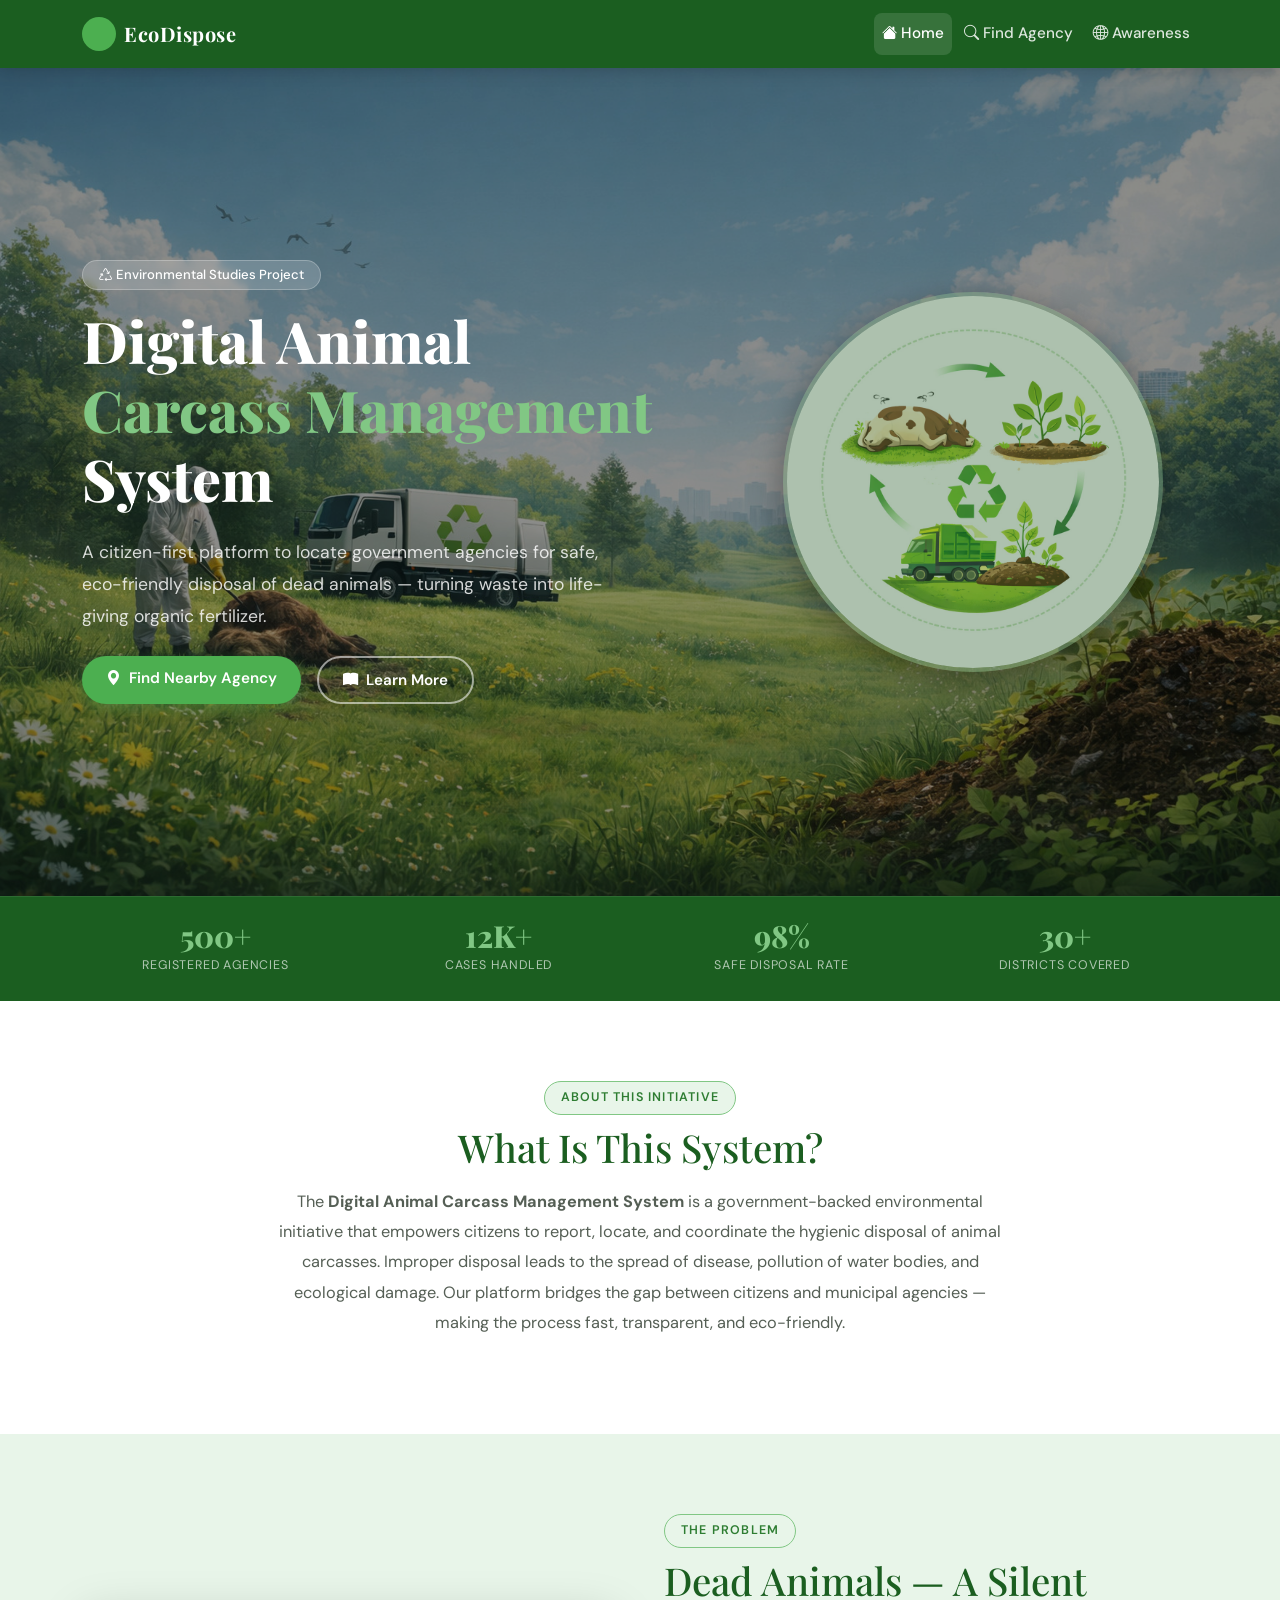
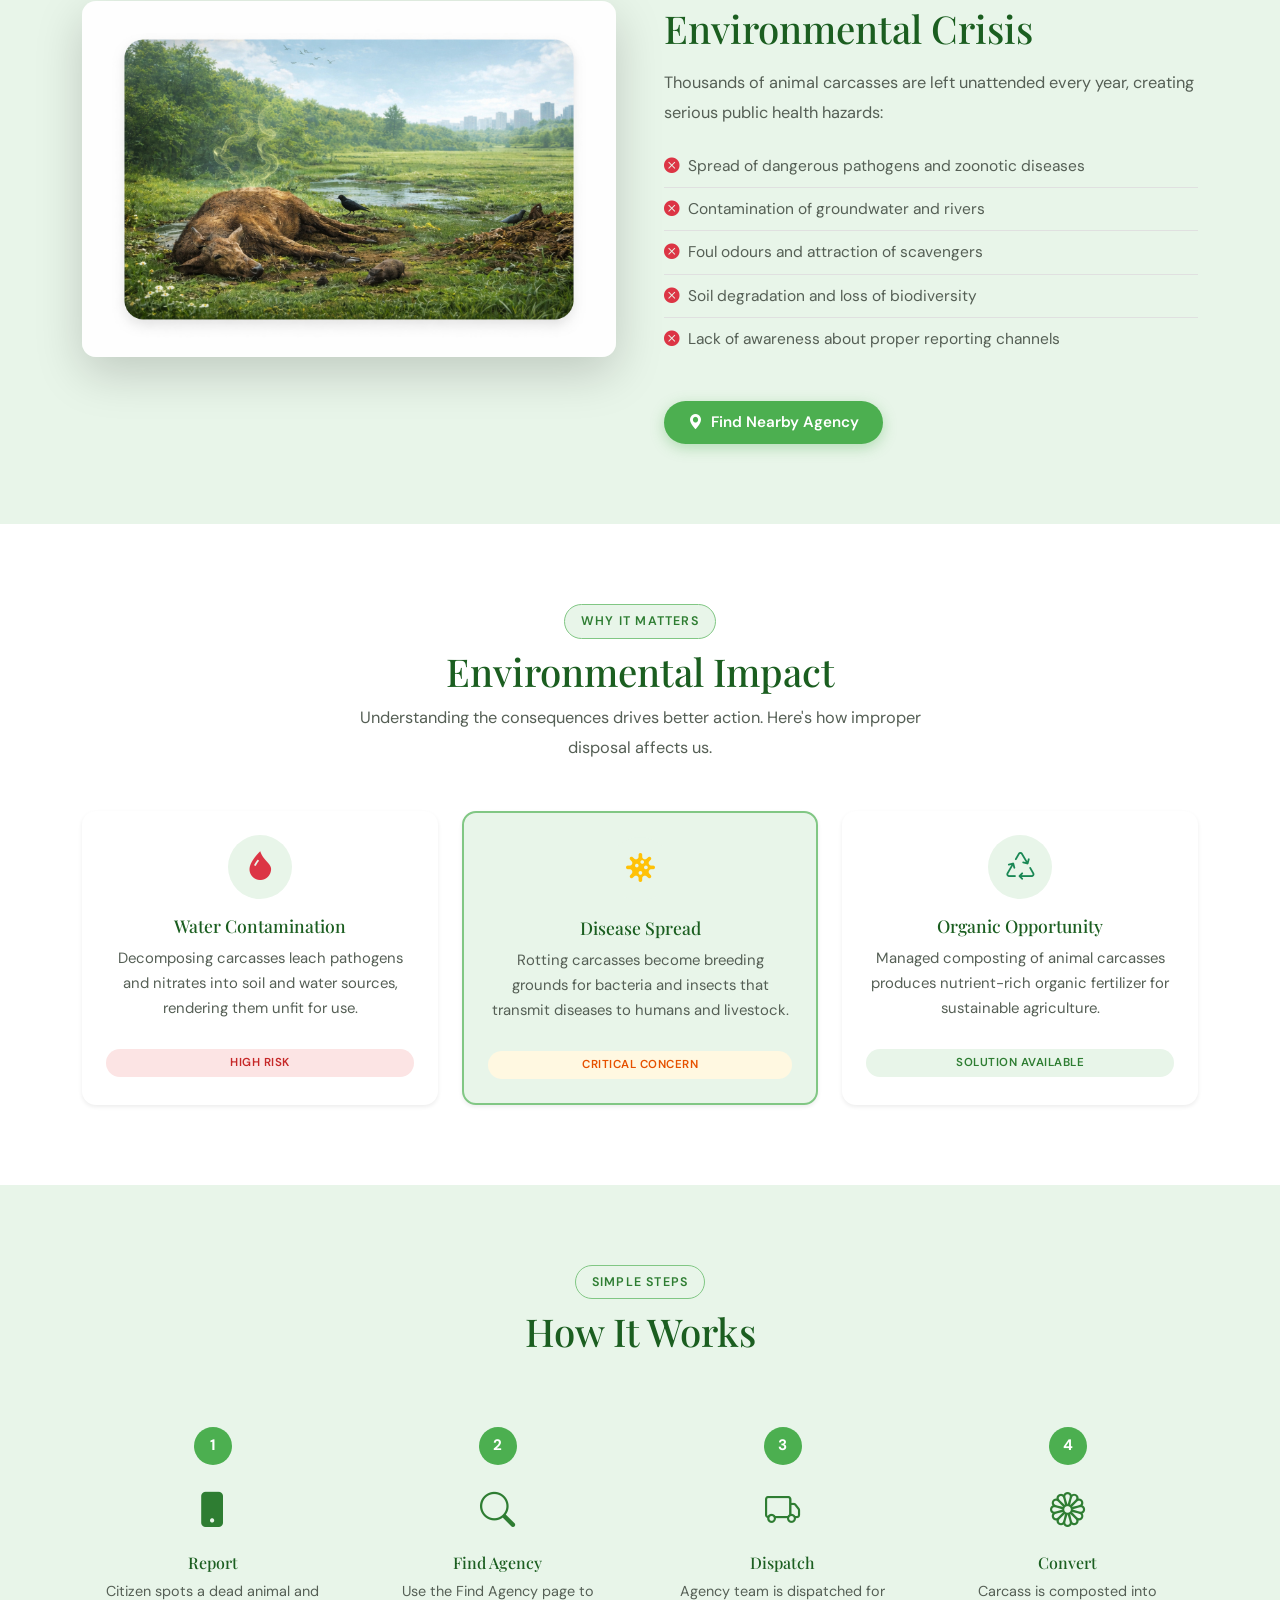
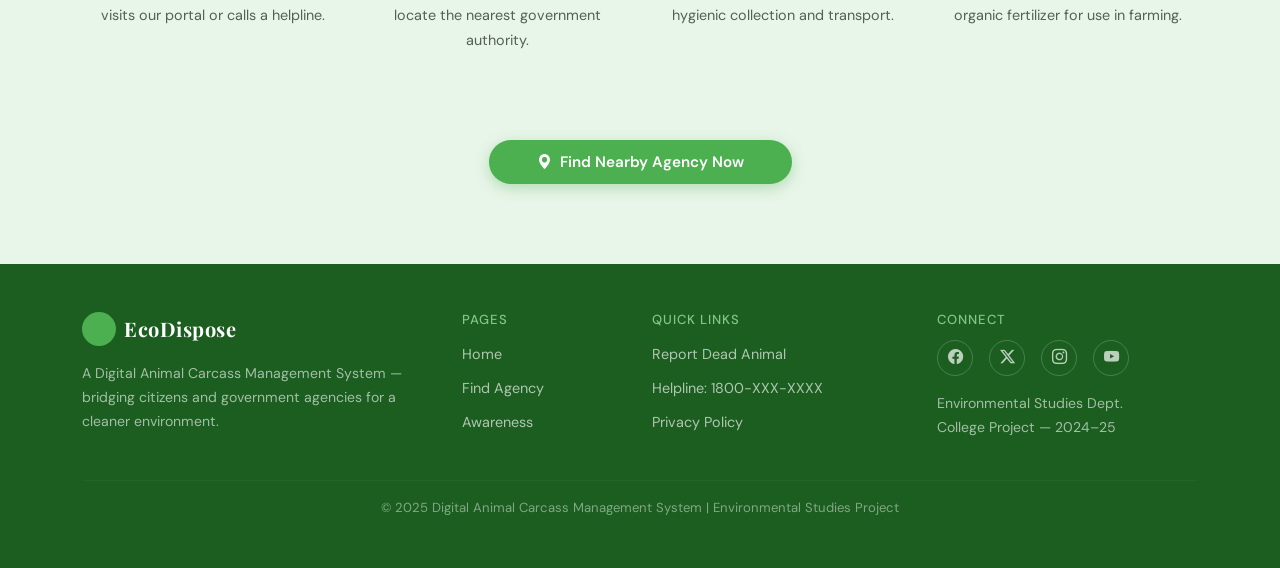
<file: index.html>
<!DOCTYPE html>
<html lang="en">
<head>
  <meta charset="UTF-8" />
  <meta name="viewport" content="width=device-width, initial-scale=1.0" />
  <title>Digital Animal Carcass Management System</title>

  <!-- Bootstrap CSS -->
  <link href="https://cdn.jsdelivr.net/npm/bootstrap@5.3.2/dist/css/bootstrap.min.css" rel="stylesheet" />
  <!-- Bootstrap Icons -->
  <link href="https://cdn.jsdelivr.net/npm/bootstrap-icons@1.11.3/font/bootstrap-icons.css" rel="stylesheet" />
  <!-- Google Fonts -->
  <link href="https://fonts.googleapis.com/css2?family=Playfair+Display:wght@700;800&family=DM+Sans:wght@300;400;500;600&display=swap" rel="stylesheet" />
  <!-- Custom CSS -->
  <link rel="stylesheet" href="style.css" />

  <!-- ============================================================
       GOOGLE ANALYTICS — Paste your GA4 tracking code here
       <script async src="https://www.googletagmanager.com/gtag/js?id=G-XXXXXXXXXX"></script>
       <script>
         window.dataLayer = window.dataLayer || [];
         function gtag(){dataLayer.push(arguments);}
         gtag('js', new Date());
         gtag('config', 'G-XXXXXXXXXX');
       </script>
  ============================================================ -->
</head>
<body>

  <!-- ===== NAVBAR ===== -->
  <nav class="navbar navbar-expand-lg navbar-dark sticky-top" id="mainNav">
    <div class="container">
      <a class="navbar-brand d-flex align-items-center gap-2" href="index.html">
        <span class="brand-leaf"><i class="bi bi-leaf-fill"></i></span>
        <span class="brand-text">EcoDispose</span>
      </a>
      <button class="navbar-toggler border-0" type="button" data-bs-toggle="collapse" data-bs-target="#navMenu">
        <span class="navbar-toggler-icon"></span>
      </button>
      <div class="collapse navbar-collapse" id="navMenu">
        <ul class="navbar-nav ms-auto gap-1">
          <li class="nav-item"><a class="nav-link active" href="index.html"><i class="bi bi-house-fill me-1"></i>Home</a></li>
          <li class="nav-item"><a class="nav-link" href="find_agency.html"><i class="bi bi-search me-1"></i>Find Agency</a></li>
          <li class="nav-item"><a class="nav-link" href="awareness.html"><i class="bi bi-globe2 me-1"></i>Awareness</a></li>
        </ul>
      </div>
    </div>
  </nav>

  <!-- ===== HERO BANNER ===== -->
  <section class="hero-section d-flex align-items-center">
    <div class="hero-overlay"></div>
    <!--
    ================================================================
    HERO BACKGROUND IMAGE
    In style.css under .hero-section, replace the gradient with:
      background: url('images/hero-bg.jpg') center/cover no-repeat;
    Recommended: nature/forest/green field (1920×1080px)
    ================================================================
    -->
    <div class="container position-relative z-1 py-5">
      <div class="row align-items-center">
        <div class="col-lg-7">
          <span class="badge hero-badge mb-3"><i class="bi bi-recycle me-1"></i>Environmental Studies Project</span>
          <h1 class="hero-title">Digital Animal<br/><span class="text-accent">Carcass Management</span><br/>System</h1>
          <p class="hero-subtitle mt-4">A citizen-first platform to locate government agencies for safe, eco-friendly disposal of dead animals — turning waste into life-giving organic fertilizer.</p>
          <div class="d-flex flex-wrap gap-3 mt-4">
            <a href="find_agency.html" class="btn btn-primary-custom btn-lg px-4">
              <i class="bi bi-geo-alt-fill me-2"></i>Find Nearby Agency
            </a>
            <a href="awareness.html" class="btn btn-outline-custom btn-lg px-4">
              <i class="bi bi-book-fill me-2"></i>Learn More
            </a>
          </div>
        </div>
        <div class="col-lg-5 d-none d-lg-flex justify-content-center mt-5 mt-lg-0">
          <!--
          ================================================================
          HERO ILLUSTRATION IMAGE
          Replace the placeholder div below with:
            <img src="images/hero-illustration.png" alt="Eco Illustration" class="img-fluid hero-img" />
          Recommended: ecology/nature illustration, PNG transparent (500×500px)
          ================================================================
          -->  
          <div class="position-relative d-inline-block">
    <img src="hero-illustration.png" 
         alt="Eco Illustration" 
         style="
           width: 380px; 
           height: 380px; 
           object-fit: cover; 
           border-radius: 50%; 
           border: 4px solid rgba(255,255,255,0.3);
           box-shadow: 0 8px 32px rgba(0,0,0,0.35);
           filter: brightness(0.85);
         " />
    <!-- Light green overlay circle -->
    <div style="
      position: absolute;
      inset: 0;
      border-radius: 50%;
      background: rgba(46,125,50,0.25);
      pointer-events: none;
    "></div>
      </div>        
          
        </div>
      </div>
    </div>
  </section>

  <!-- ===== STATS STRIP ===== -->
  <section class="stats-strip py-3">
    <div class="container">
      <div class="row text-center g-3">
        <div class="col-6 col-md-3"><div class="stat-item"><span class="stat-number">500+</span><span class="stat-label">Registered Agencies</span></div></div>
        <div class="col-6 col-md-3"><div class="stat-item"><span class="stat-number">12K+</span><span class="stat-label">Cases Handled</span></div></div>
        <div class="col-6 col-md-3"><div class="stat-item"><span class="stat-number">98%</span><span class="stat-label">Safe Disposal Rate</span></div></div>
        <div class="col-6 col-md-3"><div class="stat-item"><span class="stat-number">30+</span><span class="stat-label">Districts Covered</span></div></div>
      </div>
    </div>
  </section>

  <!-- ===== INTRODUCTION ===== -->
  <section class="py-6">
    <div class="container">
      <div class="row justify-content-center">
        <div class="col-lg-8 text-center">
          <span class="section-tag">About This Initiative</span>
          <h2 class="section-heading mt-2">What Is This System?</h2>
          <p class="section-body mt-3">
            The <strong>Digital Animal Carcass Management System</strong> is a government-backed environmental initiative that empowers citizens to report, locate, and coordinate the hygienic disposal of animal carcasses. Improper disposal leads to the spread of disease, pollution of water bodies, and ecological damage. Our platform bridges the gap between citizens and municipal agencies — making the process fast, transparent, and eco-friendly.
          </p>
        </div>
      </div>
    </div>
  </section>

  <!-- ===== PROBLEM SECTION ===== -->
  <section class="problem-section py-6 bg-light-green">
  <div class="container">
    <div class="row align-items-center g-5">

      <!-- LEFT SIDE — Picture -->
      <div class="col-lg-6 col-md-6">
        <img src="problem-image.jpg"
             alt="Dead Animal Problem"
             class="img-fluid rounded-custom shadow-lg w-100"
             style="
               max-height: 420px;
               object-fit: cover;
               border-radius: 14px;
             " />
      </div>

      <!-- RIGHT SIDE — Text -->
      <div class="col-lg-6 col-md-6">
        <span class="section-tag">The Problem</span>
        <h2 class="section-heading mt-2">Dead Animals — A Silent Environmental Crisis</h2>
        <p class="section-body mt-3">Thousands of animal carcasses are left unattended every year, creating serious public health hazards:</p>
        <ul class="problem-list mt-3">
          <li><i class="bi bi-x-circle-fill text-danger me-2"></i>Spread of dangerous pathogens and zoonotic diseases</li>
          <li><i class="bi bi-x-circle-fill text-danger me-2"></i>Contamination of groundwater and rivers</li>
          <li><i class="bi bi-x-circle-fill text-danger me-2"></i>Foul odours and attraction of scavengers</li>
          <li><i class="bi bi-x-circle-fill text-danger me-2"></i>Soil degradation and loss of biodiversity</li>
          <li><i class="bi bi-x-circle-fill text-danger me-2"></i>Lack of awareness about proper reporting channels</li>
        </ul>
        <a href="find_agency.html" class="btn btn-primary-custom mt-4 px-4">
          <i class="bi bi-geo-alt-fill me-2"></i>Find Nearby Agency
        </a>
      </div>

    </div>
  </div>
</section>

  <!-- ===== ENVIRONMENTAL IMPACT — 3 CARDS ===== -->
  <section class="impact-section py-6">
    <div class="container">
      <div class="text-center mb-5">
        <span class="section-tag">Why It Matters</span>
        <h2 class="section-heading mt-2">Environmental Impact</h2>
        <p class="section-body mt-2 mx-auto" style="max-width:600px;">Understanding the consequences drives better action. Here's how improper disposal affects us.</p>
      </div>
      <div class="row g-4">

        <!-- Card 1 -->
        <div class="col-md-4">
          <div class="impact-card card h-100 border-0 shadow-sm text-center p-4">
            <!--
            ================================================================
            CARD 1 IMAGE (optional icon/illustration 100×100px)
            <img src="images/water-pollution.png" alt="Water Pollution" class="mb-3" style="height:80px;" />
            ================================================================
            -->
            <div class="impact-icon-wrap mb-3 mx-auto"><i class="bi bi-droplet-fill impact-icon text-danger"></i></div>
            <h5 class="card-title-custom">Water Contamination</h5>
            <p class="card-text-custom">Decomposing carcasses leach pathogens and nitrates into soil and water sources, rendering them unfit for use.</p>
            <div class="impact-badge badge-danger-soft">High Risk</div>
          </div>
        </div>

        <!-- Card 2 -->
        <div class="col-md-4">
          <div class="impact-card card h-100 border-0 shadow-sm text-center p-4 card-featured">
            <!--
            ================================================================
            CARD 2 IMAGE (optional icon/illustration 100×100px)
            <img src="images/disease-spread.png" alt="Disease" class="mb-3" style="height:80px;" />
            ================================================================
            -->
            <div class="impact-icon-wrap mb-3 mx-auto"><i class="bi bi-virus2 impact-icon text-warning"></i></div>
            <h5 class="card-title-custom">Disease Spread</h5>
            <p class="card-text-custom">Rotting carcasses become breeding grounds for bacteria and insects that transmit diseases to humans and livestock.</p>
            <div class="impact-badge badge-warning-soft">Critical Concern</div>
          </div>
        </div>

        <!-- Card 3 -->
        <div class="col-md-4">
          <div class="impact-card card h-100 border-0 shadow-sm text-center p-4">
            <!--
            ================================================================
            CARD 3 IMAGE (optional icon/illustration 100×100px)
            <img src="images/organic-solution.png" alt="Solution" class="mb-3" style="height:80px;" />
            ================================================================
            -->
            <div class="impact-icon-wrap mb-3 mx-auto"><i class="bi bi-recycle impact-icon text-success"></i></div>
            <h5 class="card-title-custom">Organic Opportunity</h5>
            <p class="card-text-custom">Managed composting of animal carcasses produces nutrient-rich organic fertilizer for sustainable agriculture.</p>
            <div class="impact-badge badge-success-soft">Solution Available</div>
          </div>
        </div>

      </div>
    </div>
  </section>

  <!-- ===== HOW IT WORKS ===== -->
  <section class="how-section py-6 bg-light-green">
    <div class="container">
      <div class="text-center mb-5">
        <span class="section-tag">Simple Steps</span>
        <h2 class="section-heading mt-2">How It Works</h2>
      </div>
      <div class="row g-4 justify-content-center">
        <div class="col-sm-6 col-lg-3 text-center">
          <div class="how-step"><div class="step-num">1</div><i class="bi bi-phone-fill step-icon"></i><h6 class="step-title">Report</h6><p class="step-desc">Citizen spots a dead animal and visits our portal or calls a helpline.</p></div>
        </div>
        <div class="col-sm-6 col-lg-3 text-center">
          <div class="how-step"><div class="step-num">2</div><i class="bi bi-search step-icon"></i><h6 class="step-title">Find Agency</h6><p class="step-desc">Use the Find Agency page to locate the nearest government authority.</p></div>
        </div>
        <div class="col-sm-6 col-lg-3 text-center">
          <div class="how-step"><div class="step-num">3</div><i class="bi bi-truck step-icon"></i><h6 class="step-title">Dispatch</h6><p class="step-desc">Agency team is dispatched for hygienic collection and transport.</p></div>
        </div>
        <div class="col-sm-6 col-lg-3 text-center">
          <div class="how-step"><div class="step-num">4</div><i class="bi bi-flower1 step-icon"></i><h6 class="step-title">Convert</h6><p class="step-desc">Carcass is composted into organic fertilizer for use in farming.</p></div>
        </div>
      </div>
      <div class="text-center mt-5">
        <a href="find_agency.html" class="btn btn-primary-custom btn-lg px-5">
          <i class="bi bi-geo-alt-fill me-2"></i>Find Nearby Agency Now
        </a>
      </div>
    </div>
  </section>

  <!-- ===== FOOTER ===== -->
  <footer class="site-footer py-5">
    <div class="container">
      <div class="row g-4">
        <div class="col-lg-4">
          <div class="d-flex align-items-center gap-2 mb-3">
            <span class="brand-leaf"><i class="bi bi-leaf-fill"></i></span>
            <span class="brand-text text-white fs-5 fw-bold">EcoDispose</span>
          </div>
          <p class="footer-desc">A Digital Animal Carcass Management System — bridging citizens and government agencies for a cleaner environment.</p>
        </div>
        <div class="col-lg-2 col-6">
          <h6 class="footer-heading">Pages</h6>
          <ul class="footer-links">
            <li><a href="index.html">Home</a></li>
            <li><a href="find_agency.html">Find Agency</a></li>
            <li><a href="awareness.html">Awareness</a></li>
          </ul>
        </div>
        <div class="col-lg-3 col-6">
          <h6 class="footer-heading">Quick Links</h6>
          <ul class="footer-links">
            <li><a href="#">Report Dead Animal</a></li>
            <li><a href="#">Helpline: 1800-XXX-XXXX</a></li>
            <li><a href="#">Privacy Policy</a></li>
          </ul>
        </div>
        <div class="col-lg-3">
          <h6 class="footer-heading">Connect</h6>
          <div class="d-flex gap-3 mt-2">
            <a href="#" class="footer-social"><i class="bi bi-facebook"></i></a>
            <a href="#" class="footer-social"><i class="bi bi-twitter-x"></i></a>
            <a href="#" class="footer-social"><i class="bi bi-instagram"></i></a>
            <a href="#" class="footer-social"><i class="bi bi-youtube"></i></a>
          </div>
          <p class="footer-desc mt-3">Environmental Studies Dept.<br/>College Project — 2024–25</p>
        </div>
      </div>
      <hr class="footer-divider mt-4 mb-3" />
      <p class="footer-copy text-center mb-0">© 2025 Digital Animal Carcass Management System | Environmental Studies Project</p>
    </div>
  </footer>

  <script src="https://cdn.jsdelivr.net/npm/bootstrap@5.3.2/dist/js/bootstrap.bundle.min.js"></script>
  <script src="script.js"></script>
</body>
</html>
</file>
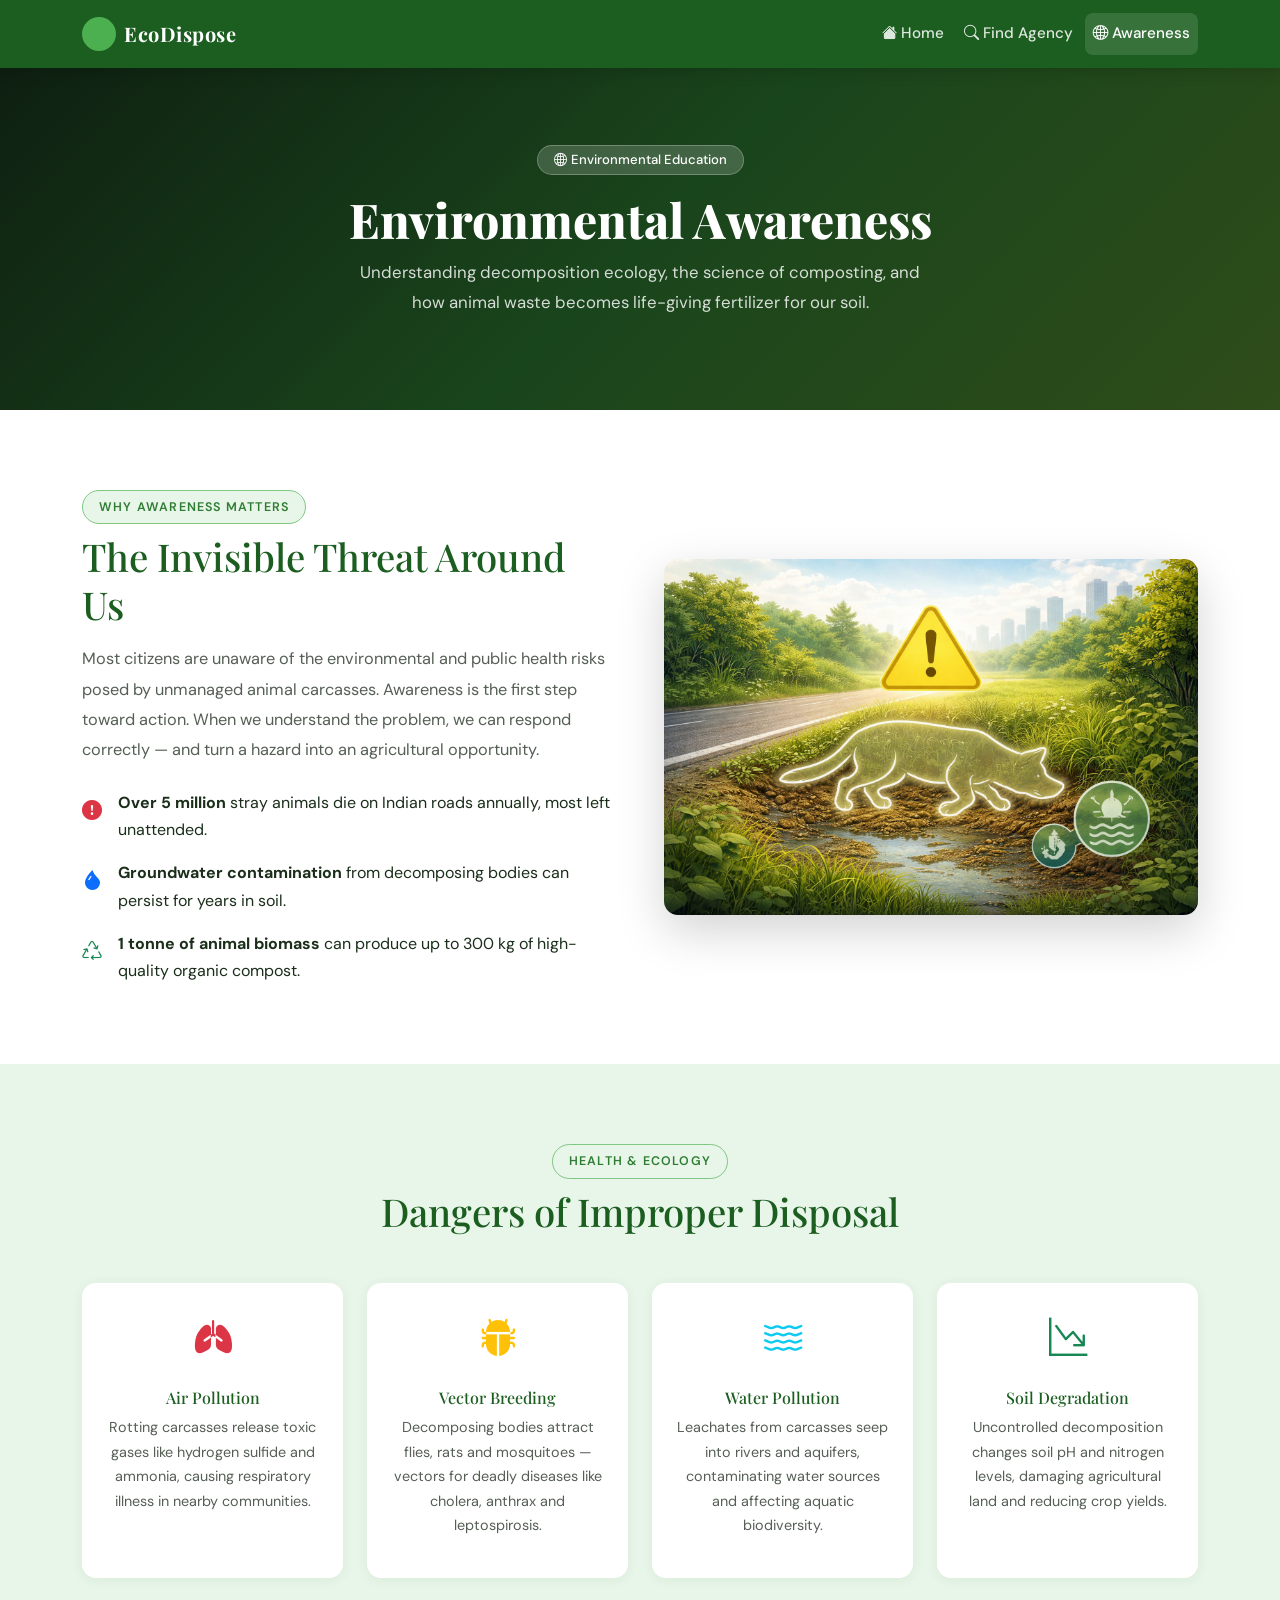
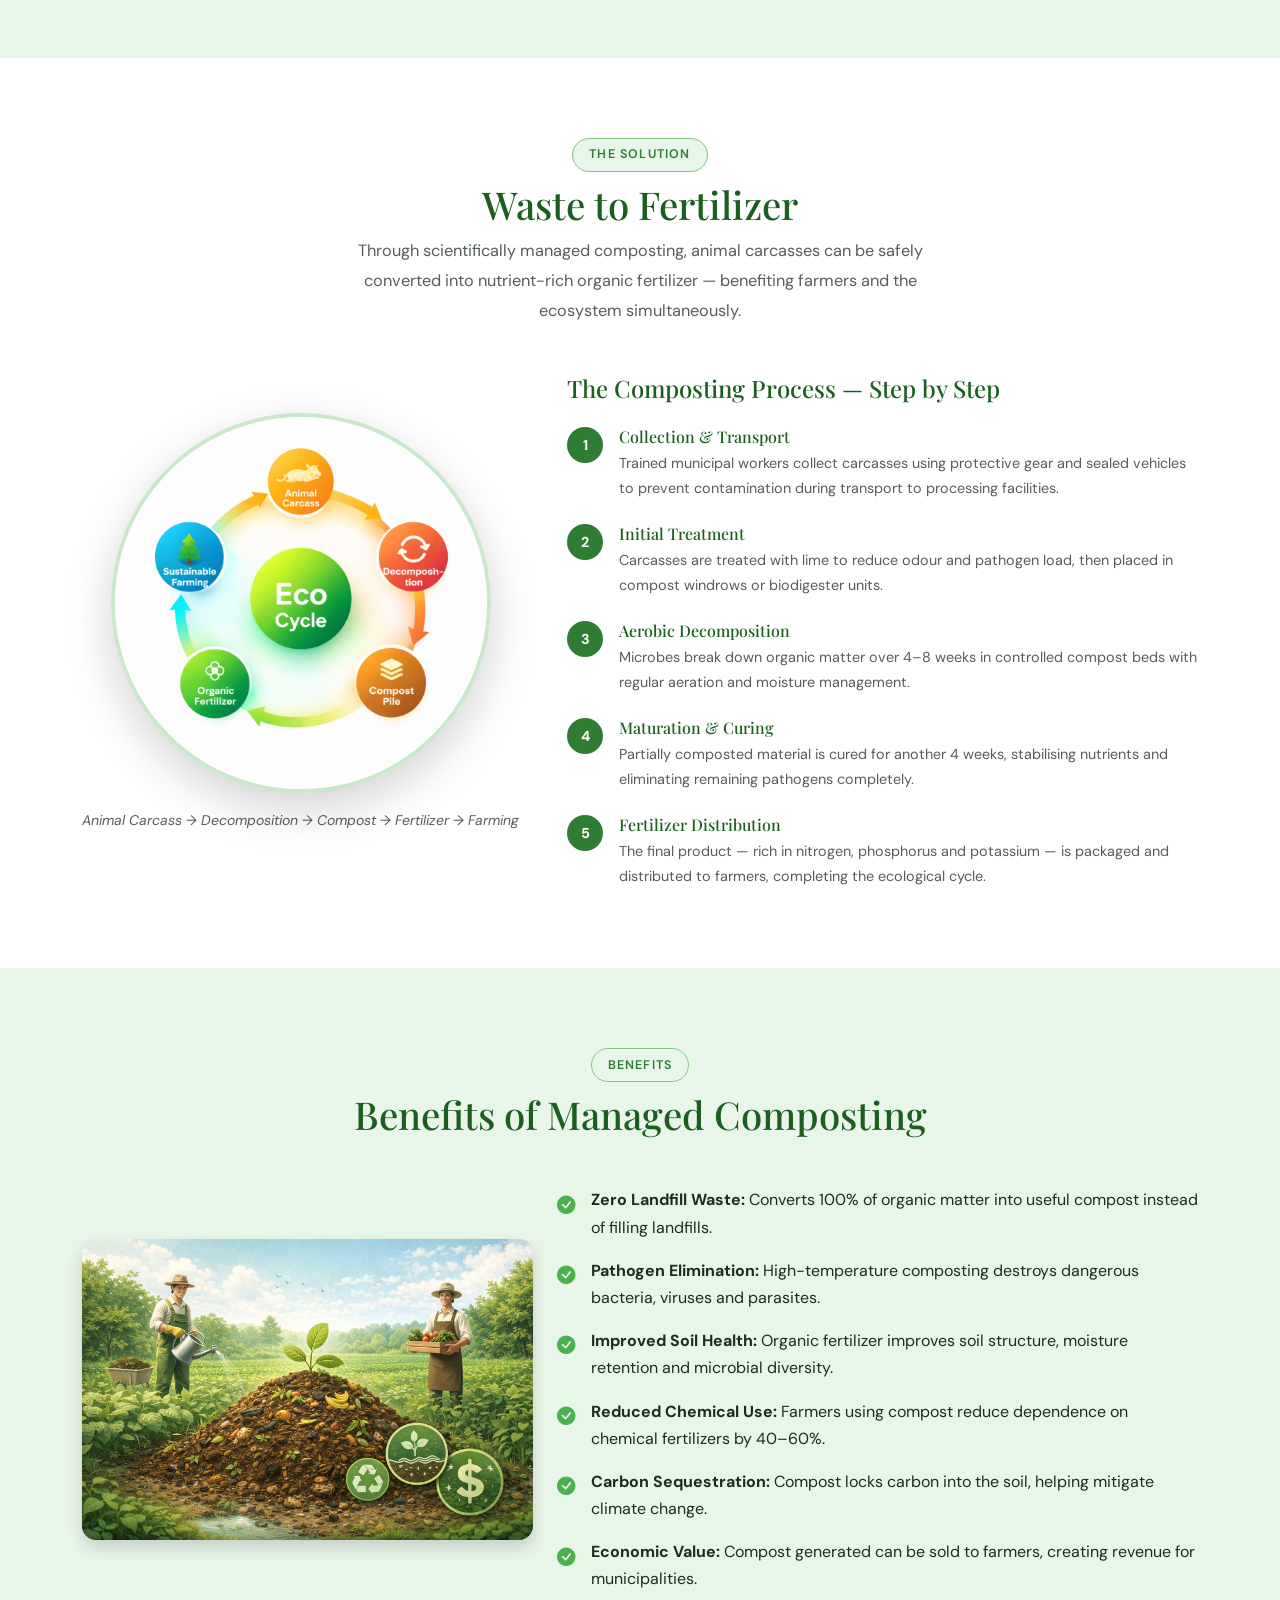
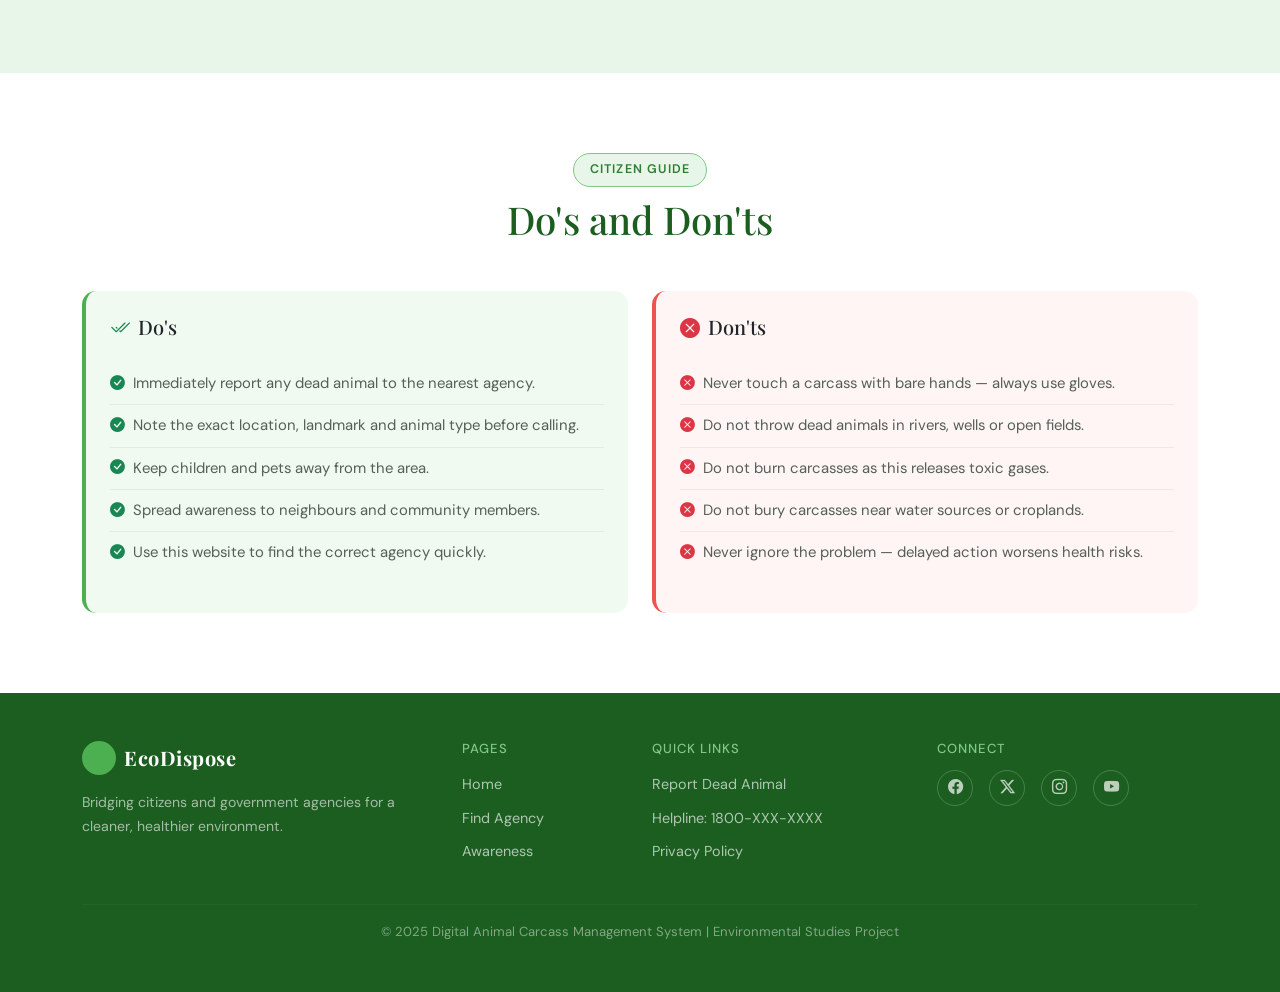
<file: awareness.html>
<!DOCTYPE html>
<html lang="en">
<head>
  <meta charset="UTF-8" />
  <meta name="viewport" content="width=device-width, initial-scale=1.0" />
  <title>Awareness | Digital Animal Carcass Management System</title>

  <link href="https://cdn.jsdelivr.net/npm/bootstrap@5.3.2/dist/css/bootstrap.min.css" rel="stylesheet" />
  <link href="https://cdn.jsdelivr.net/npm/bootstrap-icons@1.11.3/font/bootstrap-icons.css" rel="stylesheet" />
  <link href="https://fonts.googleapis.com/css2?family=Playfair+Display:wght@700;800&family=DM+Sans:wght@300;400;500;600&display=swap" rel="stylesheet" />
  <link rel="stylesheet" href="style.css" />

  <!-- ============================================================
       GOOGLE ANALYTICS — Paste GA4 tracking code here
  ============================================================ -->
</head>
<body>

  <!-- ===== NAVBAR ===== -->
  <nav class="navbar navbar-expand-lg navbar-dark sticky-top" id="mainNav">
    <div class="container">
      <a class="navbar-brand d-flex align-items-center gap-2" href="index.html">
        <span class="brand-leaf"><i class="bi bi-leaf-fill"></i></span>
        <span class="brand-text">EcoDispose</span>
      </a>
      <button class="navbar-toggler border-0" type="button" data-bs-toggle="collapse" data-bs-target="#navMenu">
        <span class="navbar-toggler-icon"></span>
      </button>
      <div class="collapse navbar-collapse" id="navMenu">
        <ul class="navbar-nav ms-auto gap-1">
          <li class="nav-item"><a class="nav-link" href="index.html"><i class="bi bi-house-fill me-1"></i>Home</a></li>
          <li class="nav-item"><a class="nav-link" href="find_agency.html"><i class="bi bi-search me-1"></i>Find Agency</a></li>
          <li class="nav-item"><a class="nav-link active" href="awareness.html"><i class="bi bi-globe2 me-1"></i>Awareness</a></li>
        </ul>
      </div>
    </div>
  </nav>

  <!-- ===== PAGE HERO ===== -->
  <section class="page-hero awareness-hero d-flex align-items-center">
    <div class="hero-overlay"></div>
    <div class="container position-relative z-1 text-center py-5">
      <span class="badge hero-badge mb-3"><i class="bi bi-globe2 me-1"></i>Environmental Education</span>
      <h1 class="page-hero-title">Environmental Awareness</h1>
      <p class="page-hero-subtitle mx-auto">Understanding decomposition ecology, the science of composting, and how animal waste becomes life-giving fertilizer for our soil.</p>
    </div>
  </section>

  <!-- ===== AWARENESS INTRO ===== -->
  <section class="py-6">
    <div class="container">
      <div class="row g-5 align-items-center">
        <div class="col-lg-6">
          <span class="section-tag">Why Awareness Matters</span>
          <h2 class="section-heading mt-2">The Invisible Threat Around Us</h2>
          <p class="section-body mt-3">Most citizens are unaware of the environmental and public health risks posed by unmanaged animal carcasses. Awareness is the first step toward action. When we understand the problem, we can respond correctly — and turn a hazard into an agricultural opportunity.</p>
          <div class="mt-4">
            <div class="d-flex align-items-start gap-3 mb-3">
              <i class="bi bi-exclamation-circle-fill text-danger mt-1 fs-5"></i>
              <div><strong>Over 5 million</strong> stray animals die on Indian roads annually, most left unattended.</div>
            </div>
            <div class="d-flex align-items-start gap-3 mb-3">
              <i class="bi bi-droplet-fill text-primary mt-1 fs-5"></i>
              <div><strong>Groundwater contamination</strong> from decomposing bodies can persist for years in soil.</div>
            </div>
            <div class="d-flex align-items-start gap-3">
              <i class="bi bi-recycle text-success mt-1 fs-5"></i>
              <div><strong>1 tonne of animal biomass</strong> can produce up to 300 kg of high-quality organic compost.</div>
            </div>
          </div>
        </div>
        <div class="col-lg-6">
          <!--
          ================================================================
          AWARENESS INTRO IMAGE
          Replace this placeholder with:
            <img src="images/awareness-intro.jpg" alt="Environmental Awareness" class="img-fluid rounded-custom shadow-lg" />
          Recommended: awareness campaign or environment photo (600×420px)
          ================================================================
          -->
            <img src="awareness-intro.jpg" 
            alt="Environmental Awareness" 
            class="img-fluid rounded-custom shadow-lg" />
          </div>
        </div>
      </div>
    </div>
  </section>

  <!-- ===== DANGERS ===== -->
  <section class="py-6 bg-light-green">
    <div class="container">
      <div class="text-center mb-5">
        <span class="section-tag">Health & Ecology</span>
        <h2 class="section-heading mt-2">Dangers of Improper Disposal</h2>
      </div>
      <div class="row g-4">
        <div class="col-md-6 col-lg-3">
          <div class="danger-card text-center p-4 h-100">
            <i class="bi bi-lungs-fill danger-icon text-danger"></i>
            <h6 class="danger-title mt-3">Air Pollution</h6>
            <p class="danger-desc">Rotting carcasses release toxic gases like hydrogen sulfide and ammonia, causing respiratory illness in nearby communities.</p>
          </div>
        </div>
        <div class="col-md-6 col-lg-3">
          <div class="danger-card text-center p-4 h-100">
            <i class="bi bi-bug-fill danger-icon text-warning"></i>
            <h6 class="danger-title mt-3">Vector Breeding</h6>
            <p class="danger-desc">Decomposing bodies attract flies, rats and mosquitoes — vectors for deadly diseases like cholera, anthrax and leptospirosis.</p>
          </div>
        </div>
        <div class="col-md-6 col-lg-3">
          <div class="danger-card text-center p-4 h-100">
            <i class="bi bi-water danger-icon text-info"></i>
            <h6 class="danger-title mt-3">Water Pollution</h6>
            <p class="danger-desc">Leachates from carcasses seep into rivers and aquifers, contaminating water sources and affecting aquatic biodiversity.</p>
          </div>
        </div>
        <div class="col-md-6 col-lg-3">
          <div class="danger-card text-center p-4 h-100">
            <i class="bi bi-graph-down-arrow danger-icon text-success"></i>
            <h6 class="danger-title mt-3">Soil Degradation</h6>
            <p class="danger-desc">Uncontrolled decomposition changes soil pH and nitrogen levels, damaging agricultural land and reducing crop yields.</p>
          </div>
        </div>
      </div>
    </div>
  </section>

  <!-- ===== WASTE TO FERTILIZER ===== -->
  <section class="py-6">
  <div class="container">
    <div class="text-center mb-5">
      <span class="section-tag">The Solution</span>
      <h2 class="section-heading mt-2">Waste to Fertilizer</h2>
      <p class="section-body mx-auto mt-2" style="max-width:620px;">Through scientifically managed composting, animal carcasses can be safely converted into nutrient-rich organic fertilizer — benefiting farmers and the ecosystem simultaneously.</p>
    </div>

    <div class="row g-5 align-items-center">

      <!-- LEFT SIDE — Diagram Image -->
      <div class="col-lg-5 col-md-5 text-center">
        <img src="compost-cycle.png"
             alt="Compost Cycle Diagram"
             class="img-fluid shadow-lg"
             style="
               max-width: 380px;
               width: 100%;
               border-radius: 50%;
               object-fit: cover;
               border: 4px solid rgba(76,175,80,0.3);
               box-shadow: 0 8px 32px rgba(46,125,50,0.2);
             " />
        <p class="text-muted small mt-3">
          <em>Animal Carcass → Decomposition → Compost → Fertilizer → Farming</em>
        </p>
      </div>

      <!-- RIGHT SIDE — Steps Text -->
      <div class="col-lg-7 col-md-7">
        <h4 class="section-heading-sm">The Composting Process — Step by Step</h4>
        <div class="mt-4">

          <div class="compost-step d-flex gap-3 mb-4">
            <div class="compost-step-num">1</div>
            <div>
              <h6 class="compost-step-title">Collection & Transport</h6>
              <p class="compost-step-desc">Trained municipal workers collect carcasses using protective gear and sealed vehicles to prevent contamination during transport to processing facilities.</p>
            </div>
          </div>

          <div class="compost-step d-flex gap-3 mb-4">
            <div class="compost-step-num">2</div>
            <div>
              <h6 class="compost-step-title">Initial Treatment</h6>
              <p class="compost-step-desc">Carcasses are treated with lime to reduce odour and pathogen load, then placed in compost windrows or biodigester units.</p>
            </div>
          </div>

          <div class="compost-step d-flex gap-3 mb-4">
            <div class="compost-step-num">3</div>
            <div>
              <h6 class="compost-step-title">Aerobic Decomposition</h6>
              <p class="compost-step-desc">Microbes break down organic matter over 4–8 weeks in controlled compost beds with regular aeration and moisture management.</p>
            </div>
          </div>

          <div class="compost-step d-flex gap-3 mb-4">
            <div class="compost-step-num">4</div>
            <div>
              <h6 class="compost-step-title">Maturation & Curing</h6>
              <p class="compost-step-desc">Partially composted material is cured for another 4 weeks, stabilising nutrients and eliminating remaining pathogens completely.</p>
            </div>
          </div>

          <div class="compost-step d-flex gap-3">
            <div class="compost-step-num">5</div>
            <div>
              <h6 class="compost-step-title">Fertilizer Distribution</h6>
              <p class="compost-step-desc">The final product — rich in nitrogen, phosphorus and potassium — is packaged and distributed to farmers, completing the ecological cycle.</p>
            </div>
          </div>

        </div>
      </div>

    </div>
  </div>
</section>

  <!-- ===== BENEFITS ===== -->
  <section class="py-6 bg-light-green">
    <div class="container">
      <div class="text-center mb-5">
        <span class="section-tag">Benefits</span>
        <h2 class="section-heading mt-2">Benefits of Managed Composting</h2>
      </div>
      <div class="row g-4 align-items-center">
        <div class="col-md-5">
          <!--
          ================================================================
          BENEFITS / ORGANIC FARMING IMAGE
          Replace this placeholder with:
            <img src="images/organic-farming.jpg" alt="Organic Farming" class="img-fluid rounded-custom shadow" />
          Recommended: farmer, green field, organic crops (580×380px)
          ================================================================
          -->
          <img src="organic-farming.jpg" 
            alt="Organic Farming" 
            class="img-fluid rounded-custom shadow" />
        </div>
        <div class="col-md-7">
          <div class="d-flex align-items-start gap-3 mb-3">
            <i class="bi bi-check-circle-fill benefit-check mt-1"></i>
            <div><strong>Zero Landfill Waste:</strong> Converts 100% of organic matter into useful compost instead of filling landfills.</div>
          </div>
          <div class="d-flex align-items-start gap-3 mb-3">
            <i class="bi bi-check-circle-fill benefit-check mt-1"></i>
            <div><strong>Pathogen Elimination:</strong> High-temperature composting destroys dangerous bacteria, viruses and parasites.</div>
          </div>
          <div class="d-flex align-items-start gap-3 mb-3">
            <i class="bi bi-check-circle-fill benefit-check mt-1"></i>
            <div><strong>Improved Soil Health:</strong> Organic fertilizer improves soil structure, moisture retention and microbial diversity.</div>
          </div>
          <div class="d-flex align-items-start gap-3 mb-3">
            <i class="bi bi-check-circle-fill benefit-check mt-1"></i>
            <div><strong>Reduced Chemical Use:</strong> Farmers using compost reduce dependence on chemical fertilizers by 40–60%.</div>
          </div>
          <div class="d-flex align-items-start gap-3 mb-3">
            <i class="bi bi-check-circle-fill benefit-check mt-1"></i>
            <div><strong>Carbon Sequestration:</strong> Compost locks carbon into the soil, helping mitigate climate change.</div>
          </div>
          <div class="d-flex align-items-start gap-3">
            <i class="bi bi-check-circle-fill benefit-check mt-1"></i>
            <div><strong>Economic Value:</strong> Compost generated can be sold to farmers, creating revenue for municipalities.</div>
          </div>
        </div>
      </div>
    </div>
  </section>

  <!-- ===== DO'S AND DON'TS ===== -->
  <section class="py-6">
    <div class="container">
      <div class="text-center mb-5">
        <span class="section-tag">Citizen Guide</span>
        <h2 class="section-heading mt-2">Do's and Don'ts</h2>
      </div>
      <div class="row g-4">
        <div class="col-md-6">
          <div class="dos-card card border-0 p-4 h-100">
            <h5 class="dos-title mb-4"><i class="bi bi-check2-all text-success me-2"></i>Do's</h5>
            <ul class="dos-list">
              <li><i class="bi bi-check-circle-fill text-success me-2"></i>Immediately report any dead animal to the nearest agency.</li>
              <li><i class="bi bi-check-circle-fill text-success me-2"></i>Note the exact location, landmark and animal type before calling.</li>
              <li><i class="bi bi-check-circle-fill text-success me-2"></i>Keep children and pets away from the area.</li>
              <li><i class="bi bi-check-circle-fill text-success me-2"></i>Spread awareness to neighbours and community members.</li>
              <li><i class="bi bi-check-circle-fill text-success me-2"></i>Use this website to find the correct agency quickly.</li>
            </ul>
          </div>
        </div>
        <div class="col-md-6">
          <div class="donts-card card border-0 p-4 h-100">
            <h5 class="donts-title mb-4"><i class="bi bi-x-circle-fill text-danger me-2"></i>Don'ts</h5>
            <ul class="dos-list">
              <li><i class="bi bi-x-circle-fill text-danger me-2"></i>Never touch a carcass with bare hands — always use gloves.</li>
              <li><i class="bi bi-x-circle-fill text-danger me-2"></i>Do not throw dead animals in rivers, wells or open fields.</li>
              <li><i class="bi bi-x-circle-fill text-danger me-2"></i>Do not burn carcasses as this releases toxic gases.</li>
              <li><i class="bi bi-x-circle-fill text-danger me-2"></i>Do not bury carcasses near water sources or croplands.</li>
              <li><i class="bi bi-x-circle-fill text-danger me-2"></i>Never ignore the problem — delayed action worsens health risks.</li>
            </ul>
          </div>
        </div>
      </div>
    </div>
  </section>

  <!-- ===== CTA ===== -->
 

  <!-- ===== FOOTER ===== -->
  <footer class="site-footer py-5">
    <div class="container">
      <div class="row g-4">
        <div class="col-lg-4">
          <div class="d-flex align-items-center gap-2 mb-3">
            <span class="brand-leaf"><i class="bi bi-leaf-fill"></i></span>
            <span class="brand-text text-white fs-5 fw-bold">EcoDispose</span>
          </div>
          <p class="footer-desc">Bridging citizens and government agencies for a cleaner, healthier environment.</p>
        </div>
        <div class="col-lg-2 col-6">
          <h6 class="footer-heading">Pages</h6>
          <ul class="footer-links">
            <li><a href="index.html">Home</a></li>
            <li><a href="find_agency.html">Find Agency</a></li>
            <li><a href="awareness.html">Awareness</a></li>
          </ul>
        </div>
        <div class="col-lg-3 col-6">
          <h6 class="footer-heading">Quick Links</h6>
          <ul class="footer-links">
            <li><a href="#">Report Dead Animal</a></li>
            <li><a href="#">Helpline: 1800-XXX-XXXX</a></li>
            <li><a href="#">Privacy Policy</a></li>
          </ul>
        </div>
        <div class="col-lg-3">
          <h6 class="footer-heading">Connect</h6>
          <div class="d-flex gap-3 mt-2">
            <a href="#" class="footer-social"><i class="bi bi-facebook"></i></a>
            <a href="#" class="footer-social"><i class="bi bi-twitter-x"></i></a>
            <a href="#" class="footer-social"><i class="bi bi-instagram"></i></a>
            <a href="#" class="footer-social"><i class="bi bi-youtube"></i></a>
          </div>
        </div>
      </div>
      <hr class="footer-divider mt-4 mb-3" />
      <p class="footer-copy text-center mb-0">© 2025 Digital Animal Carcass Management System | Environmental Studies Project</p>
    </div>
  </footer>

  <script src="https://cdn.jsdelivr.net/npm/bootstrap@5.3.2/dist/js/bootstrap.bundle.min.js"></script>
  <script src="script.js"></script>
</body>
</html>
</file>
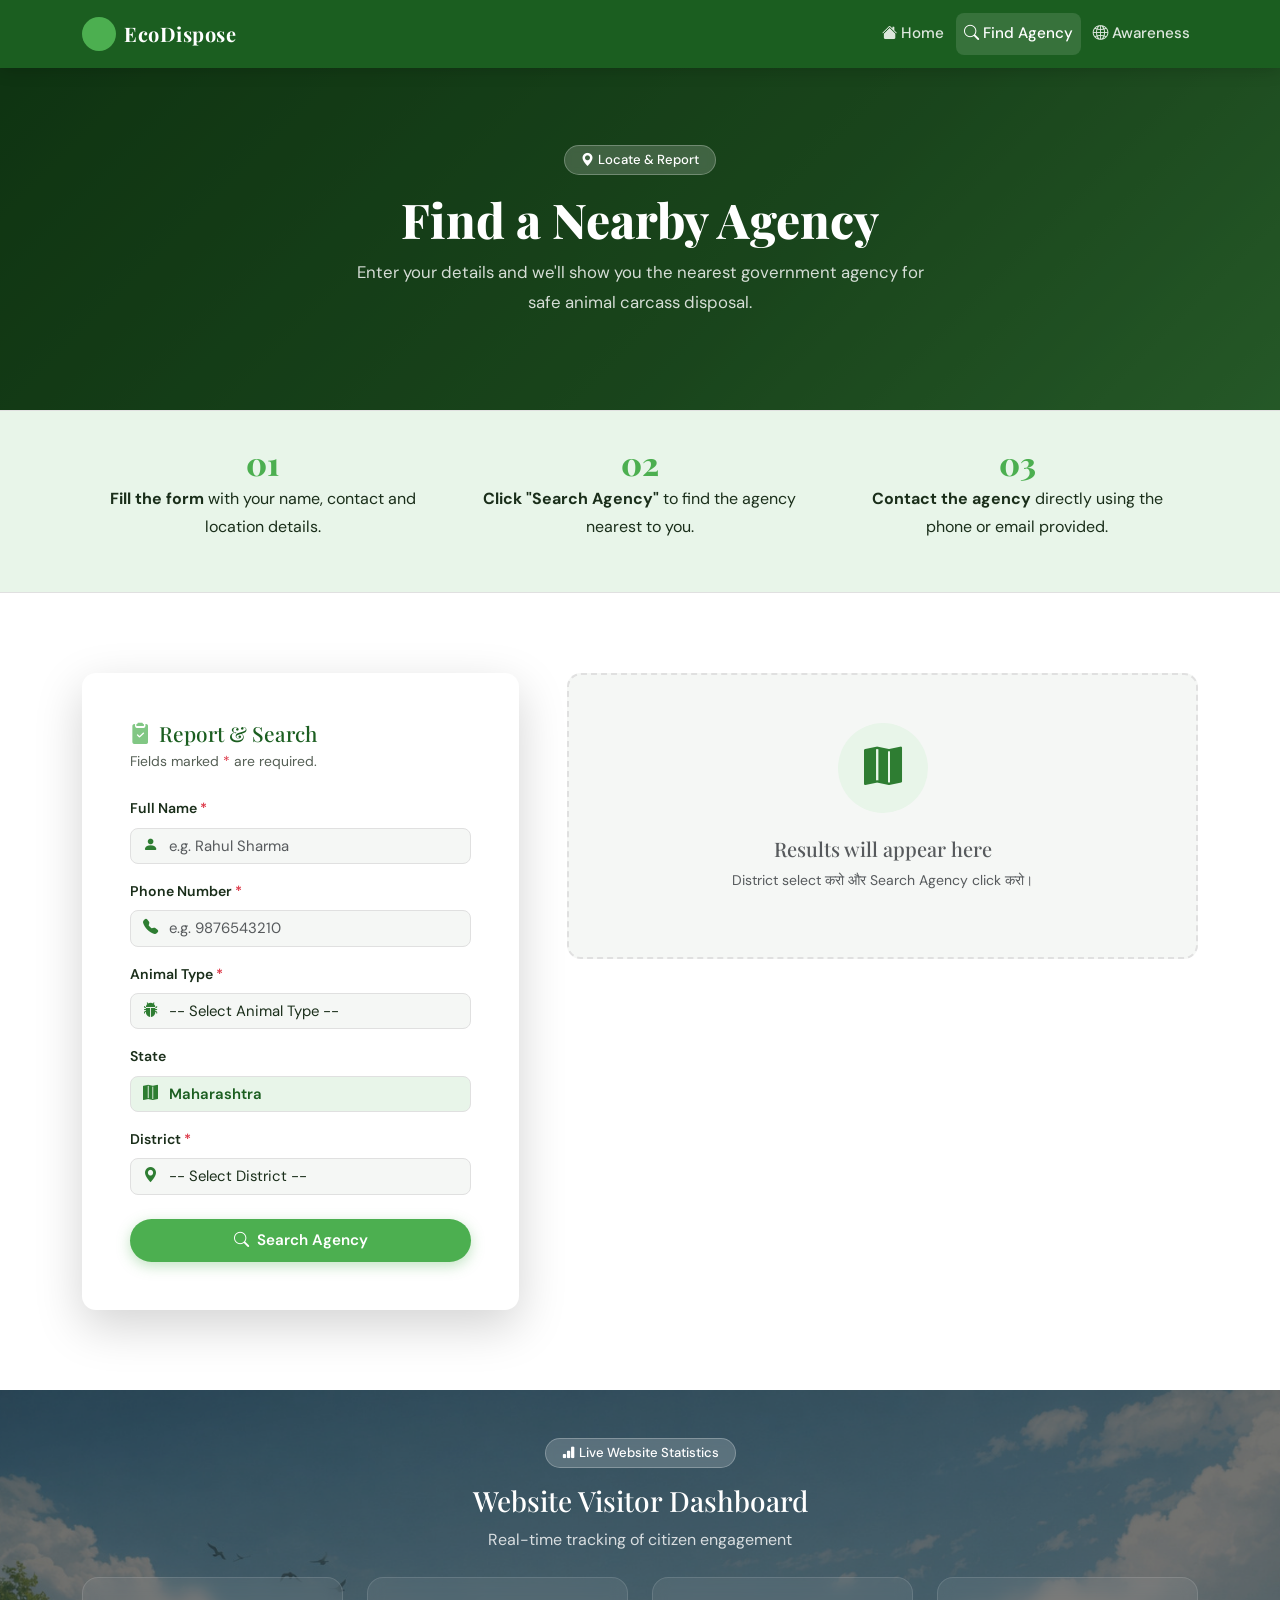
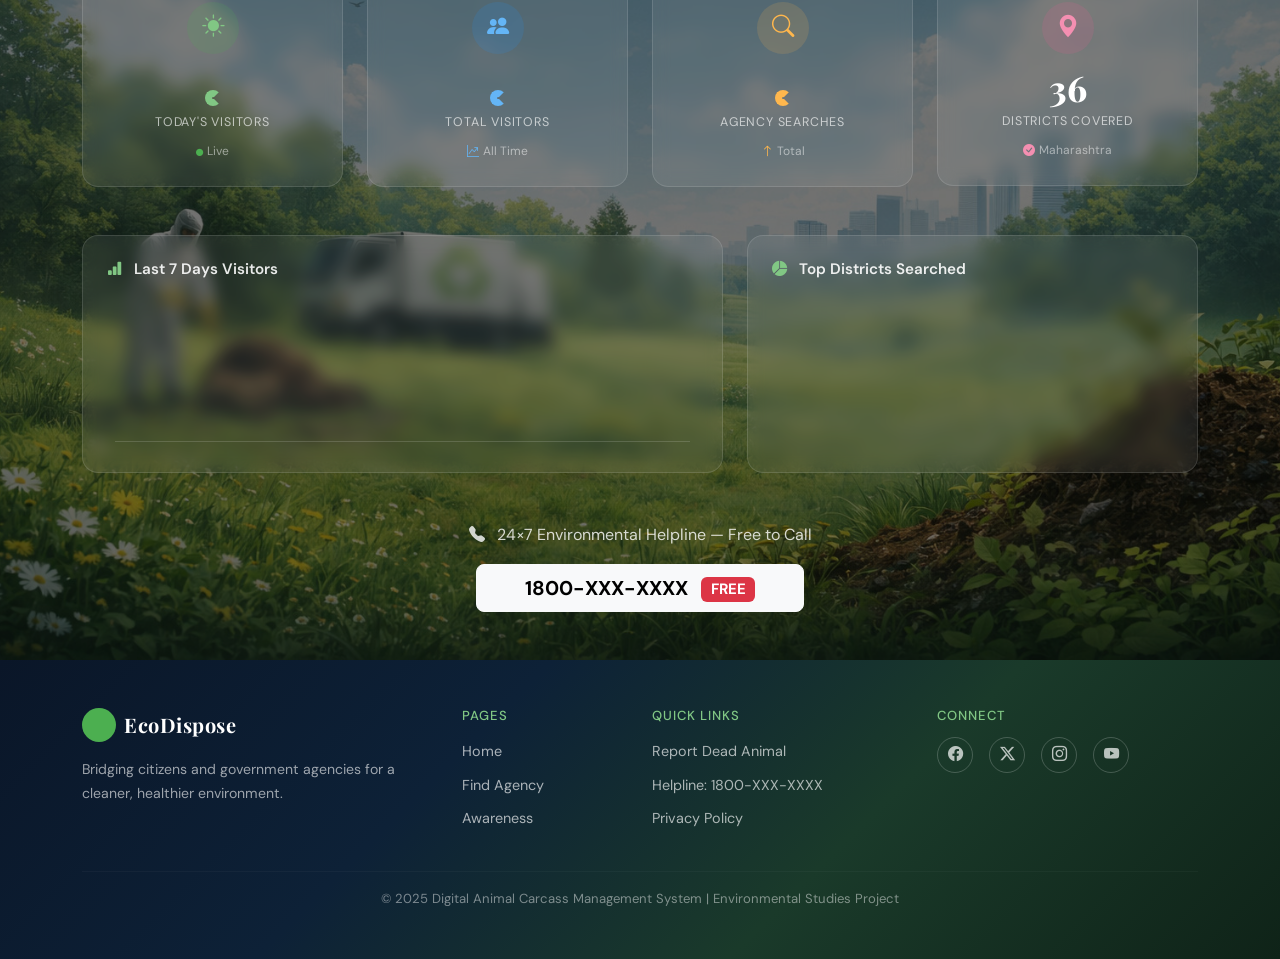
<file: find_agency.html>
<!DOCTYPE html>
<html lang="en">
<head>
  <meta charset="UTF-8" />
  <meta name="viewport" content="width=device-width, initial-scale=1.0" />
  <title>Find Agency | Digital Animal Carcass Management System</title>

  <link href="https://cdn.jsdelivr.net/npm/bootstrap@5.3.2/dist/css/bootstrap.min.css" rel="stylesheet" />
  <link href="https://cdn.jsdelivr.net/npm/bootstrap-icons@1.11.3/font/bootstrap-icons.css" rel="stylesheet" />
  <link href="https://fonts.googleapis.com/css2?family=Playfair+Display:wght@700;800&family=DM+Sans:wght@300;400;500;600&display=swap" rel="stylesheet" />
  <link rel="stylesheet" href="style.css" />

  <!-- ============================================================
       GOOGLE ANALYTICS — Paste GA4 tracking code here
  ============================================================ -->
</head>
<body>

  <!-- ===== NAVBAR ===== -->
  <nav class="navbar navbar-expand-lg navbar-dark sticky-top" id="mainNav">
    <div class="container">
      <a class="navbar-brand d-flex align-items-center gap-2" href="index.html">
        <span class="brand-leaf"><i class="bi bi-leaf-fill"></i></span>
        <span class="brand-text">EcoDispose</span>
      </a>
      <button class="navbar-toggler border-0" type="button" data-bs-toggle="collapse" data-bs-target="#navMenu">
        <span class="navbar-toggler-icon"></span>
      </button>
      <div class="collapse navbar-collapse" id="navMenu">
        <ul class="navbar-nav ms-auto gap-1">
          <li class="nav-item"><a class="nav-link" href="index.html"><i class="bi bi-house-fill me-1"></i>Home</a></li>
          <li class="nav-item"><a class="nav-link active" href="find_agency.html"><i class="bi bi-search me-1"></i>Find Agency</a></li>
          <li class="nav-item"><a class="nav-link" href="awareness.html"><i class="bi bi-globe2 me-1"></i>Awareness</a></li>
        </ul>
      </div>
    </div>
  </nav>

  <!-- ===== PAGE HERO ===== -->
  <section class="page-hero d-flex align-items-center">
    <div class="hero-overlay"></div>
    <div class="container position-relative z-1 text-center py-5">
      <span class="badge hero-badge mb-3"><i class="bi bi-geo-alt-fill me-1"></i>Locate & Report</span>
      <h1 class="page-hero-title">Find a Nearby Agency</h1>
      <p class="page-hero-subtitle mx-auto">Enter your details and we'll show you the nearest government agency for safe animal carcass disposal.</p>
    </div>
  </section>

  <!-- ===== INSTRUCTIONS ===== -->
  <section class="instruction-strip py-4">
    <div class="container">
      <div class="row g-3 text-center">
        <div class="col-md-4">
          <div class="instruction-step">
            <span class="ins-num">01</span>
            <p><strong>Fill the form</strong> with your name, contact and location details.</p>
          </div>
        </div>
        <div class="col-md-4">
          <div class="instruction-step">
            <span class="ins-num">02</span>
            <p><strong>Click "Search Agency"</strong> to find the agency nearest to you.</p>
          </div>
        </div>
        <div class="col-md-4">
          <div class="instruction-step">
            <span class="ins-num">03</span>
            <p><strong>Contact the agency</strong> directly using the phone or email provided.</p>
          </div>
        </div>
      </div>
    </div>
  </section>

  <!-- ===== FORM + RESULTS ===== -->
  <section class="agency-section py-6">
  <div class="container">
    <div class="row g-5 align-items-start">

      <!-- FORM -->
      <div class="col-lg-5">
        <div class="form-card card border-0 shadow-lg p-4 p-md-5">
          <h3 class="form-title mb-1">
            <i class="bi bi-clipboard2-check-fill text-accent me-2"></i>Report & Search
          </h3>
          <p class="form-subtitle mb-4">Fields marked <span class="text-danger">*</span> are required.</p>

          <!-- Name -->
          <div class="mb-3">
            <label for="citizenName" class="form-label-custom">Full Name <span class="text-danger">*</span></label>
            <div class="input-group-custom">
              <i class="bi bi-person-fill input-icon"></i>
              <input type="text" class="form-control form-input-custom"
                id="citizenName" placeholder="e.g. Rahul Sharma" />
            </div>
            <div class="invalid-msg" id="nameError">Please enter your full name.</div>
          </div>

          <!-- Phone -->
          <div class="mb-3">
            <label for="phoneNumber" class="form-label-custom">Phone Number <span class="text-danger">*</span></label>
            <div class="input-group-custom">
              <i class="bi bi-telephone-fill input-icon"></i>
              <input type="tel" class="form-control form-input-custom"
                id="phoneNumber" placeholder="e.g. 9876543210" maxlength="10" />
            </div>
            <div class="invalid-msg" id="phoneError">Please enter a valid 10-digit number.</div>
          </div>

          <!-- Animal Type -->
          <div class="mb-3">
            <label for="animalType" class="form-label-custom">Animal Type <span class="text-danger">*</span></label>
            <div class="input-group-custom">
              <i class="bi bi-bug-fill input-icon"></i>
              <select class="form-control form-input-custom" id="animalType">
                <option value="">-- Select Animal Type --</option>
                <option value="Stray Dog">Stray Dog</option>
                <option value="Stray Cat">Stray Cat</option>
                <option value="Cow / Cattle">Cow / Cattle</option>
                <option value="Goat / Sheep">Goat / Sheep</option>
                <option value="Bird">Bird</option>
                <option value="Wild Animal">Wild Animal</option>
                <option value="Other">Other</option>
              </select>
            </div>
            <div class="invalid-msg" id="animalError">Please select animal type.</div>
          </div>

          <!-- State (Fixed Maharashtra) -->
          <div class="mb-3">
            <label class="form-label-custom">State</label>
            <div class="input-group-custom">
              <i class="bi bi-map-fill input-icon"></i>
              <input type="text" class="form-control form-input-custom"
                value="Maharashtra" readonly
                style="background:#e8f5e9; font-weight:600; color:var(--green-dark);" />
            </div>
          </div>

          <!-- District Dropdown -->
          <div class="mb-4">
            <label for="district" class="form-label-custom">District <span class="text-danger">*</span></label>
            <div class="input-group-custom">
              <i class="bi bi-geo-alt-fill input-icon"></i>
              <select class="form-control form-input-custom" id="district">
                <option value="">-- Select District --</option>
                <option value="Ahmednagar">Ahmednagar</option>
                <option value="Akola">Akola</option>
                <option value="Amravati">Amravati</option>
                <option value="Aurangabad">Aurangabad</option>
                <option value="Beed">Beed</option>
                <option value="Bhandara">Bhandara</option>
                <option value="Buldhana">Buldhana</option>
                <option value="Chandrapur">Chandrapur</option>
                <option value="Dhule">Dhule</option>
                <option value="Gadchiroli">Gadchiroli</option>
                <option value="Gondia">Gondia</option>
                <option value="Hingoli">Hingoli</option>
                <option value="Jalgaon">Jalgaon</option>
                <option value="Jalna">Jalna</option>
                <option value="Kolhapur">Kolhapur</option>
                <option value="Latur">Latur</option>
                <option value="Mumbai City">Mumbai City</option>
                <option value="Mumbai Suburban">Mumbai Suburban</option>
                <option value="Nagpur">Nagpur</option>
                <option value="Nanded">Nanded</option>
                <option value="Nandurbar">Nandurbar</option>
                <option value="Nashik">Nashik</option>
                <option value="Osmanabad">Osmanabad</option>
                <option value="Palghar">Palghar</option>
                <option value="Parbhani">Parbhani</option>
                <option value="Pune">Pune</option>
                <option value="Raigad">Raigad</option>
                <option value="Ratnagiri">Ratnagiri</option>
                <option value="Sangli">Sangli</option>
                <option value="Satara">Satara</option>
                <option value="Sindhudurg">Sindhudurg</option>
                <option value="Solapur">Solapur</option>
                <option value="Thane">Thane</option>
                <option value="Wardha">Wardha</option>
                <option value="Washim">Washim</option>
                <option value="Yavatmal">Yavatmal</option>
              </select>
            </div>
            <div class="invalid-msg" id="districtError">Please select your district.</div>
          </div>

          <!-- Search Button -->
          <button type="button"
            class="btn btn-primary-custom btn-lg w-100"
            onclick="searchAgency()">
            <i class="bi bi-search me-2"></i>Search Agency
          </button>
        </div>
      </div>

      <!-- RESULTS -->
      <div class="col-lg-7">

        <!-- Placeholder -->
        <div class="results-placeholder text-center py-5 px-4" id="resultsPlaceholder">
          <div class="search-placeholder-icon mx-auto mb-4">
            <i class="bi bi-map-fill"></i>
          </div>
          <h5 class="text-muted">Results will appear here</h5>
          <p class="text-muted small">District select करो और Search Agency click करो।</p>
        </div>

        <!-- Summary Card -->
        <div id="summaryCard" class="summary-card card border-0 shadow-sm p-4 mb-4"
          style="display:none;">
          <h6 class="summary-title">
            <i class="bi bi-person-check-fill text-accent me-2"></i>Submission Summary
          </h6>
          <div class="row g-2 mt-1" id="summaryContent"></div>
        </div>

        <!-- Results Table -->
        <div id="resultsSection" style="display:none;">
          <div class="d-flex align-items-center justify-content-between mb-3">
            <h5 class="results-title mb-0">
              <i class="bi bi-building-fill text-accent me-2"></i>
              Agencies Found — <span id="districtLabel"></span>
            </h5>
            <span class="badge results-count" id="agencyCount"></span>
          </div>          
            <div class="table-responsive rounded-custom shadow-sm" style="overflow-x: auto; -webkit-overflow-scrolling: touch;">
            <table class="table table-custom mb-0">
              <thead>
                <tr>
                  <th>#</th>
                  <th>District</th>
                  <th>Government Agency</th>
                  <th>Contact Number</th>
                  <th>Email</th>
                </tr>
              </thead>
              <tbody id="agencyTableBody"></tbody>
            </table>
          </div>
          <div class="alert alert-success-custom mt-4">
            <i class="bi bi-check-circle-fill me-2"></i>
            <strong>Next Step:</strong> Agency को directly contact करो और Animal Type बताओ।
          </div>
        </div>

      </div>
    </div>
  </div>
</section>
  <!-- ===== HELPLINE BANNER ===== -->
  <!-- ===== VISITOR DASHBOARD ===== -->
<section class="visitor-dashboard py-5">
  <div class="container">

    <!-- Title -->
    <div class="text-center mb-4">
      <span class="badge hero-badge mb-2">
        <i class="bi bi-bar-chart-fill me-1"></i>Live Website Statistics
      </span>
      <h3 class="text-white mt-2">Website Visitor Dashboard</h3>
      <p class="text-white" style="opacity:0.8;">Real-time tracking of citizen engagement</p>
    </div>

    <!-- Stats Cards -->
    <div class="row g-4 justify-content-center mb-5">

     <!-- Today -->
      <div class="col-6 col-md-3">
        <div class="vd-card text-center p-4">
          <div class="vd-icon-wrap mb-3 mx-auto" style="background:rgba(76,175,80,0.15);">
            <i class="bi bi-sun-fill" style="color:#81c784;"></i>
          </div>
          <div class="vd-number" id="todayCount">
            <span class="spinner-border spinner-border-sm" style="color:#81c784;"></span>
          </div>
          <div class="vd-label">Today's Visitors</div>
          <div class="vd-live mt-2">
            <i class="bi bi-circle-fill me-1" style="font-size:0.45rem;color:#4caf50;"></i>Live
          </div>
        </div>
      </div>

      <!-- Total -->
      <div class="col-6 col-md-3">
        <div class="vd-card text-center p-4">
          <div class="vd-icon-wrap mb-3 mx-auto" style="background:rgba(33,150,243,0.15);">
            <i class="bi bi-people-fill" style="color:#64b5f6;"></i>
          </div>
          <div class="vd-number" id="totalCount">
            <span class="spinner-border spinner-border-sm" style="color:#64b5f6;"></span>
          </div>
          <div class="vd-label">Total Visitors</div>
          <div class="vd-live mt-2">
            <i class="bi bi-graph-up-arrow me-1" style="color:#64b5f6;"></i>All Time
          </div>
        </div>
      </div>

      <!-- Searches -->
      <div class="col-6 col-md-3">
        <div class="vd-card text-center p-4">
          <div class="vd-icon-wrap mb-3 mx-auto" style="background:rgba(255,183,77,0.15);">
            <i class="bi bi-search" style="color:#ffb74d;"></i>
          </div>
          <div class="vd-number" id="searchCount">
            <span class="spinner-border spinner-border-sm" style="color:#ffb74d;"></span>
          </div>
          <div class="vd-label">Agency Searches</div>
          <div class="vd-live mt-2">
            <i class="bi bi-arrow-up me-1" style="color:#ffb74d;"></i>Total
          </div>
        </div>
      </div>

      <!-- Districts -->
      <div class="col-6 col-md-3">
        <div class="vd-card text-center p-4">
          <div class="vd-icon-wrap mb-3 mx-auto" style="background:rgba(240,98,146,0.15);">
            <i class="bi bi-geo-alt-fill" style="color:#f48fb1;"></i>
          </div>
          <div class="vd-number">36</div>
          <div class="vd-label">Districts Covered</div>
          <div class="vd-live mt-2">
            <i class="bi bi-check-circle-fill me-1" style="color:#f48fb1;"></i>Maharashtra
          </div>
        </div>
      </div>

    </div>

    <!-- BAR CHART — Daily Visitors -->
    <div class="row g-4">
      <div class="col-lg-7">
        <div class="vd-chart-card p-4">
          <h6 class="vd-chart-title mb-4">
            <i class="bi bi-bar-chart-fill me-2" style="color:#81c784;"></i>
            Last 7 Days Visitors
          </h6>
          <div class="bar-chart-wrap">
            <div class="bar-chart" id="barChart"></div>
            <div class="bar-labels" id="barLabels"></div>
          </div>
        </div>
      </div>

      <!-- PIE CHART — District Wise -->
      <div class="col-lg-5">
        <div class="vd-chart-card p-4">
          <h6 class="vd-chart-title mb-4">
            <i class="bi bi-pie-chart-fill me-2" style="color:#81c784;"></i>
            Top Districts Searched
          </h6>
          <div class="pie-wrap" id="pieChart"></div>
          <div class="pie-legend mt-3" id="pieLegend"></div>
        </div>
      </div>
    </div>

    <!-- Helpline -->
    <div class="text-center mt-5">
      <p class="text-white mb-3" style="opacity:0.8;">
        <i class="bi bi-telephone-fill me-2"></i>
        24×7 Environmental Helpline — Free to Call
      </p>
      <a href="tel:1800XXXXXXX" class="btn btn-light btn-lg px-5 fw-bold">
        1800-XXX-XXXX
        <span class="badge bg-danger ms-2">FREE</span>
      </a>
    </div>

  </div>
</section>

  <!-- ===== FOOTER ===== -->
  <footer class="site-footer agency-footer py-5">
    <div class="container">
      <div class="row g-4">
        <div class="col-lg-4">
          <div class="d-flex align-items-center gap-2 mb-3">
            <span class="brand-leaf"><i class="bi bi-leaf-fill"></i></span>
            <span class="brand-text text-white fs-5 fw-bold">EcoDispose</span>
          </div>
          <p class="footer-desc">Bridging citizens and government agencies for a cleaner, healthier environment.</p>
        </div>
        <div class="col-lg-2 col-6">
          <h6 class="footer-heading">Pages</h6>
          <ul class="footer-links">
            <li><a href="index.html">Home</a></li>
            <li><a href="find_agency.html">Find Agency</a></li>
            <li><a href="awareness.html">Awareness</a></li>
          </ul>
        </div>
        <div class="col-lg-3 col-6">
          <h6 class="footer-heading">Quick Links</h6>
          <ul class="footer-links">
            <li><a href="#">Report Dead Animal</a></li>
            <li><a href="#">Helpline: 1800-XXX-XXXX</a></li>
            <li><a href="#">Privacy Policy</a></li>
          </ul>
        </div>
        <div class="col-lg-3">
          <h6 class="footer-heading">Connect</h6>
          <div class="d-flex gap-3 mt-2">
            <a href="#" class="footer-social"><i class="bi bi-facebook"></i></a>
            <a href="#" class="footer-social"><i class="bi bi-twitter-x"></i></a>
            <a href="#" class="footer-social"><i class="bi bi-instagram"></i></a>
            <a href="#" class="footer-social"><i class="bi bi-youtube"></i></a>
          </div>
        </div>
      </div>
      <hr class="footer-divider mt-4 mb-3" />
      <p class="footer-copy text-center mb-0">© 2025 Digital Animal Carcass Management System | Environmental Studies Project</p>
    </div>
  </footer>

  <script src="https://cdn.jsdelivr.net/npm/bootstrap@5.3.2/dist/js/bootstrap.bundle.min.js"></script>
  <script src="script.js"></script>
</body>
</html>
</file>
<file: style.css>
/* ============================================================
   style.css — Digital Animal Carcass Management System
   Theme: Green, White, Light Gray
   Fonts: Playfair Display (headings) + DM Sans (body)
============================================================ */

/* ---------- CSS VARIABLES ---------- */
:root {
  --green-dark:    #1b5e20;
  --green-main:    #2e7d32;
  --green-mid:     #388e3c;
  --green-light:   #4caf50;
  --green-pale:    #e8f5e9;
  --green-accent:  #81c784;
  --white:         #ffffff;
  --gray-light:    #f5f7f5;
  --gray-mid:      #e0e0e0;
  --gray-text:     #555f55;
  --text-dark:     #1a2e1a;
  --shadow-sm:     0 2px 12px rgba(46,125,50,0.08);
  --shadow-md:     0 6px 28px rgba(46,125,50,0.13);
  --radius:        14px;
  --radius-sm:     8px;
}

/* ---------- BASE ---------- */
* { box-sizing: border-box; margin: 0; padding: 0; }

body {
  font-family: 'DM Sans', sans-serif;
  color: var(--text-dark);
  background: var(--white);
  line-height: 1.7;
}

h1, h2, h3, h4, h5 {
  font-family: 'Playfair Display', serif;
}

.py-6 { padding-top: 5rem; padding-bottom: 5rem; }

/* ---------- SCROLLBAR ---------- */
::-webkit-scrollbar { width: 7px; }
::-webkit-scrollbar-track { background: var(--green-pale); }
::-webkit-scrollbar-thumb { background: var(--green-light); border-radius: 10px; }

/* ============================================================
   NAVBAR
============================================================ */
#mainNav {
  background: var(--green-dark);
  box-shadow: 0 2px 16px rgba(0,0,0,0.18);
  padding: 0.75rem 0;
  transition: background 0.3s;
}

.brand-leaf {
  display: inline-flex;
  align-items: center;
  justify-content: center;
  width: 34px; height: 34px;
  background: var(--green-light);
  border-radius: 50%;
  color: #fff;
  font-size: 1rem;
}

.brand-text {
  font-family: 'Playfair Display', serif;
  font-size: 1.25rem;
  font-weight: 700;
  color: #fff;
  letter-spacing: 0.5px;
}

.navbar-nav .nav-link {
  color: rgba(255,255,255,0.85) !important;
  font-weight: 500;
  font-size: 0.95rem;
  padding: 0.5rem 1rem;
  border-radius: var(--radius-sm);
  transition: all 0.2s;
}

.navbar-nav .nav-link:hover,
.navbar-nav .nav-link.active {
  background: rgba(255,255,255,0.12);
  color: #fff !important;
}

/* ============================================================
   HERO SECTION
============================================================ */
.hero-section {
  min-height: 92vh;
  position: relative;
  /* ============================================================
     HERO BACKGROUND IMAGE
     To use a real image, replace the gradient below with:
     background: url('hero-bg.jpg') center/cover no-repeat;
  ============================================================ */
  background:  url('hero-bg.jpg') center/cover no-repeat; 
  overflow: hidden;
}

.hero-overlay {
  position: absolute; inset: 0;
  background: rgba(0, 0, 0, 0.45);
  pointer-events: none;
}

.hero-badge {
  background: rgba(255,255,255,0.18);
  color: #fff;
  font-size: 0.82rem;
  font-weight: 500;
  padding: 0.45rem 1rem;
  border-radius: 50px;
  border: 1px solid rgba(255,255,255,0.25);
  backdrop-filter: blur(4px);
}

.hero-title {
  font-size: clamp(2.2rem, 5vw, 3.6rem);
  color: #fff;
  line-height: 1.2;
  font-weight: 800;
}

.text-accent { color: var(--green-accent); }

.hero-subtitle {
  color: rgba(255,255,255,0.82);
  font-size: 1.1rem;
  max-width: 540px;
  line-height: 1.8;
}

.hero-img-placeholder {
  width: 340px; height: 340px;
  border: 2px dashed rgba(255,255,255,0.25);
  border-radius: 50%;
  background: rgba(255,255,255,0.05);
  color: rgba(255,255,255,0.4);
  text-align: center;
}

.hero-placeholder-icon { font-size: 5rem; opacity: 0.4; }

/* ---------- PAGE HERO (inner pages) ---------- */
.page-hero {
  min-height: 38vh;
  background: linear-gradient(135deg, #1b5e20 0%, #2e7d32 60%, #43a047 100%);
  position: relative;
  overflow: hidden;
}

.awareness-hero {
  background: linear-gradient(135deg, #1a3a1f 0%, #2e7d32 50%, #558b2f 100%);
}

.page-hero-title {
  font-size: clamp(2rem, 4.5vw, 3rem);
  color: #fff;
  font-weight: 800;
}

.page-hero-subtitle {
  color: rgba(255,255,255,0.82);
  font-size: 1.05rem;
  max-width: 580px;
  line-height: 1.8;
}

/* ============================================================
   BUTTONS
============================================================ */
.btn-primary-custom {
  background: var(--green-light);
  color: #fff;
  border: none;
  border-radius: 50px;
  font-weight: 600;
  font-size: 0.95rem;
  padding: 0.65rem 1.8rem;
  transition: all 0.25s;
  box-shadow: 0 4px 14px rgba(76,175,80,0.35);
}

.btn-primary-custom:hover {
  background: var(--green-mid);
  color: #fff;
  transform: translateY(-2px);
  box-shadow: 0 6px 20px rgba(76,175,80,0.45);
}

.btn-outline-custom {
  background: transparent;
  color: #fff;
  border: 2px solid rgba(255,255,255,0.55);
  border-radius: 50px;
  font-weight: 600;
  font-size: 0.95rem;
  padding: 0.65rem 1.8rem;
  transition: all 0.25s;
}

.btn-outline-custom:hover {
  background: rgba(255,255,255,0.12);
  color: #fff;
  border-color: #fff;
  transform: translateY(-2px);
}

/* ============================================================
   STATS STRIP
============================================================ */
.stats-strip {
  background: var(--green-dark);
  border-top: 1px solid rgba(255,255,255,0.08);
}

.stat-item { display: flex; flex-direction: column; padding: 0.5rem; }

.stat-number {
  font-family: 'Playfair Display', serif;
  font-size: 1.9rem;
  font-weight: 800;
  color: var(--green-accent);
  line-height: 1;
}

.stat-label {
  font-size: 0.78rem;
  color: rgba(255,255,255,0.65);
  text-transform: uppercase;
  letter-spacing: 0.8px;
  margin-top: 4px;
}

/* ============================================================
   SECTION TYPOGRAPHY
============================================================ */
.section-tag {
  display: inline-block;
  background: var(--green-pale);
  color: var(--green-main);
  font-size: 0.78rem;
  font-weight: 600;
  text-transform: uppercase;
  letter-spacing: 1.2px;
  padding: 0.35rem 1rem;
  border-radius: 50px;
  border: 1px solid var(--green-accent);
}

.section-heading {
  font-size: clamp(1.7rem, 3vw, 2.4rem);
  color: var(--green-dark);
  line-height: 1.25;
}

.section-heading-sm {
  font-family: 'Playfair Display', serif;
  font-size: 1.5rem;
  color: var(--green-dark);
}

.section-body {
  color: var(--gray-text);
  font-size: 1.02rem;
  line-height: 1.85;
}

/* ============================================================
   BACKGROUND VARIANTS
============================================================ */
.bg-light-green { background: var(--green-pale); }

/* ============================================================
   IMAGE PLACEHOLDER
============================================================ */
.img-placeholder-box {
  min-height: 300px;
  background: linear-gradient(135deg, #e8f5e9, #c8e6c9);
  border: 2px dashed var(--green-accent);
  text-align: center;
  padding: 2rem;
}

.placeholder-icon { font-size: 4rem; opacity: 0.45; }

.rounded-custom { border-radius: var(--radius); }

/* ============================================================
   PROBLEM SECTION
============================================================ */
.problem-list {
  list-style: none;
  padding: 0;
}

.problem-list li {
  padding: 0.5rem 0;
  font-size: 0.97rem;
  color: var(--gray-text);
  border-bottom: 1px solid var(--gray-mid);
}

.problem-list li:last-child { border-bottom: none; }

/* ============================================================
   IMPACT CARDS
============================================================ */
.impact-card {
  border-radius: var(--radius) !important;
  transition: transform 0.25s, box-shadow 0.25s;
}

.impact-card:hover {
  transform: translateY(-6px);
  box-shadow: var(--shadow-md) !important;
}

.card-featured {
  background: var(--green-pale) !important;
  border: 2px solid var(--green-accent) !important;
}

.impact-icon-wrap {
  width: 64px; height: 64px;
  border-radius: 50%;
  background: var(--green-pale);
  display: flex; align-items: center; justify-content: center;
}

.impact-icon { font-size: 1.8rem; }

.card-title-custom {
  font-family: 'Playfair Display', serif;
  font-size: 1.1rem;
  color: var(--green-dark);
  margin-bottom: 0.6rem;
}

.card-text-custom {
  font-size: 0.93rem;
  color: var(--gray-text);
  line-height: 1.7;
}

.impact-badge {
  display: inline-block;
  font-size: 0.72rem;
  font-weight: 600;
  padding: 0.25rem 0.8rem;
  border-radius: 50px;
  margin-top: 0.75rem;
  text-transform: uppercase;
  letter-spacing: 0.5px;
}

.badge-danger-soft  { background: #fce4e4; color: #c62828; }
.badge-warning-soft { background: #fff8e1; color: #e65100; }
.badge-success-soft { background: #e8f5e9; color: #2e7d32; }

/* ============================================================
   HOW IT WORKS
============================================================ */
.how-step { padding: 1.5rem 1rem; }

.step-num {
  display: inline-flex;
  align-items: center; justify-content: center;
  width: 38px; height: 38px;
  background: var(--green-light);
  color: #fff;
  border-radius: 50%;
  font-weight: 700;
  font-size: 0.95rem;
  margin-bottom: 1rem;
}

.step-icon {
  font-size: 2.2rem;
  color: var(--green-main);
  display: block;
  margin-bottom: 0.75rem;
}

.step-title {
  font-family: 'Playfair Display', serif;
  color: var(--green-dark);
  margin-bottom: 0.4rem;
  font-size: 1rem;
}

.step-desc {
  font-size: 0.9rem;
  color: var(--gray-text);
}

/* ============================================================
   INSTRUCTION STRIP (Find Agency page)
============================================================ */
.instruction-strip {
  background: var(--green-pale);
  border-top: 1px solid var(--gray-mid);
  border-bottom: 1px solid var(--gray-mid);
}

.instruction-step { padding: 0.75rem; }

.ins-num {
  display: block;
  font-family: 'Playfair Display', serif;
  font-size: 2rem;
  font-weight: 800;
  color: var(--green-light);
  line-height: 1;
  margin-bottom: 0.4rem;
}

/* ============================================================
   FORM CARD
============================================================ */
.form-card { border-radius: var(--radius) !important; }

.form-title {
  font-size: 1.3rem;
  color: var(--green-dark);
}

.form-subtitle { font-size: 0.87rem; color: var(--gray-text); }

.form-label-custom {
  display: block;
  font-size: 0.88rem;
  font-weight: 600;
  color: var(--text-dark);
  margin-bottom: 0.4rem;
}

.input-group-custom { position: relative; }

.input-icon {
  position: absolute;
  left: 13px; top: 50%; transform: translateY(-50%);
  color: var(--green-main);
  font-size: 0.95rem;
  z-index: 2;
  pointer-events: none;
}

.form-input-custom {
  padding-left: 2.4rem !important;
  border: 1.5px solid var(--gray-mid);
  border-radius: var(--radius-sm) !important;
  font-size: 0.93rem;
  color: var(--text-dark);
  background: var(--gray-light);
  transition: border-color 0.2s, box-shadow 0.2s;
}

.form-input-custom:focus {
  border-color: var(--green-light) !important;
  box-shadow: 0 0 0 3px rgba(76,175,80,0.15) !important;
  background: #fff;
  outline: none;
}

.invalid-msg {
  display: none;
  font-size: 0.8rem;
  color: #d32f2f;
  margin-top: 4px;
  padding-left: 4px;
}

.invalid-msg.show { display: block; }

/* ============================================================
   RESULTS
============================================================ */
.results-placeholder {
  background: var(--gray-light);
  border: 2px dashed var(--gray-mid);
  border-radius: var(--radius);
}

.search-placeholder-icon {
  width: 90px; height: 90px;
  background: var(--green-pale);
  border-radius: 50%;
  display: flex; align-items: center; justify-content: center;
  font-size: 2.4rem;
  color: var(--green-main);
}

.summary-card { border-radius: var(--radius) !important; background: var(--green-pale) !important; }
.summary-title { font-size: 0.95rem; color: var(--green-dark); font-weight: 600; }

.summary-item {
  font-size: 0.87rem;
  background: #fff;
  border-radius: var(--radius-sm);
  padding: 0.5rem 0.75rem;
}

.summary-label { font-size: 0.72rem; text-transform: uppercase; letter-spacing: 0.6px; color: var(--green-main); }
.summary-value { font-weight: 600; color: var(--text-dark); }

.results-title { font-family: 'Playfair Display', serif; font-size: 1.2rem; color: var(--green-dark); }
.results-count {
  background: var(--green-light);
  color: #fff;
  font-size: 0.8rem;
  padding: 0.3rem 0.8rem;
  border-radius: 50px;
}

/* ---------- TABLE ---------- */
.table-custom { font-size: 0.88rem; }
.table-custom thead { background: var(--green-dark); color: #fff; }
.table-custom thead th { padding: 0.9rem 1rem; font-weight: 600; border: none; white-space: nowrap; }
.table-custom tbody tr { transition: background 0.15s; }
.table-custom tbody tr:hover { background: var(--green-pale); }
.table-custom tbody td { padding: 0.85rem 1rem; border-bottom: 1px solid var(--gray-mid); vertical-align: middle; }

.alert-success-custom {
  background: var(--green-pale);
  border: 1.5px solid var(--green-accent);
  border-radius: var(--radius-sm);
  color: var(--green-dark);
  font-size: 0.9rem;
  padding: 0.9rem 1.1rem;
}

/* ============================================================
   HELPLINE SECTION
============================================================ */

.helpline-section {
  background: var(--green-dark);
}

/* ============================================================
   AWARENESS PAGE — DANGER CARDS
============================================================ */
.danger-card {
  background: #fff;
  border-radius: var(--radius);
  box-shadow: var(--shadow-sm);
  transition: transform 0.22s, box-shadow 0.22s;
}

.danger-card:hover {
  transform: translateY(-5px);
  box-shadow: var(--shadow-md);
}

.danger-icon { font-size: 2.4rem; display: block; }
.danger-title { font-family: 'Playfair Display', serif; color: var(--green-dark); }
.danger-desc { font-size: 0.9rem; color: var(--gray-text); margin-top: 0.4rem; }

/* ============================================================
   CYCLE DIAGRAM (CSS version — replace with real image)
============================================================ */
.cycle-diagram {
  position: relative;
  width: 300px; height: 300px;
}

.cycle-center {
  position: absolute;
  top: 50%; left: 50%;
  transform: translate(-50%, -50%);
  width: 80px; height: 80px;
  background: var(--green-main);
  border-radius: 50%;
  display: flex; flex-direction: column;
  align-items: center; justify-content: center;
  color: #fff;
  font-size: 1.5rem;
  z-index: 2;
  box-shadow: 0 4px 16px rgba(46,125,50,0.35);
}

.cycle-node {
  position: absolute;
  width: 72px; height: 72px;
}

.cycle-node-inner {
  width: 100%; height: 100%;
  background: #fff;
  border: 2.5px solid var(--green-light);
  border-radius: 50%;
  display: flex; flex-direction: column;
  align-items: center; justify-content: center;
  font-size: 0.58rem;
  font-weight: 600;
  text-align: center;
  color: var(--green-dark);
  line-height: 1.3;
  box-shadow: var(--shadow-sm);
  transition: transform 0.2s;
}

.cycle-node-inner i { font-size: 1.1rem; color: var(--green-main); margin-bottom: 2px; }
.cycle-node-inner:hover { transform: scale(1.08); }

/* 5 nodes evenly around a circle of radius 110px */
.node-1 { top: calc(50% - 36px - 110px); left: calc(50% - 36px); }
.node-2 { top: calc(50% - 36px - 34px); left: calc(50% - 36px + 105px); }
.node-3 { top: calc(50% - 36px + 89px); left: calc(50% - 36px + 65px); }
.node-4 { top: calc(50% - 36px + 89px); left: calc(50% - 36px - 65px); }
.node-5 { top: calc(50% - 36px - 34px); left: calc(50% - 36px - 105px); }

/* ============================================================
   COMPOSTING STEPS
============================================================ */
.compost-step-num {
  min-width: 36px; height: 36px;
  background: var(--green-main);
  color: #fff;
  border-radius: 50%;
  display: flex; align-items: center; justify-content: center;
  font-weight: 700; font-size: 0.9rem;
  flex-shrink: 0;
}

.compost-step-title {
  font-family: 'Playfair Display', serif;
  font-size: 1rem;
  color: var(--green-dark);
  margin-bottom: 0.3rem;
}

.compost-step-desc { font-size: 0.9rem; color: var(--gray-text); margin: 0; }

/* ============================================================
   BENEFITS
============================================================ */
.benefit-check { color: var(--green-light); font-size: 1.15rem; flex-shrink: 0; }

/* ============================================================
   DO'S & DON'TS
============================================================ */
.dos-card {
  background: #f1faf1 !important;
  border-radius: var(--radius) !important;
  border-left: 4px solid var(--green-light) !important;
}

.donts-card {
  background: #fff5f5 !important;
  border-radius: var(--radius) !important;
  border-left: 4px solid #ef5350 !important;
}

.dos-title, .donts-title { font-family: 'Playfair Display', serif; }

.dos-list { list-style: none; padding: 0; }
.dos-list li {
  padding: 0.5rem 0;
  border-bottom: 1px solid rgba(0,0,0,0.06);
  font-size: 0.93rem;
  color: var(--gray-text);
}
.dos-list li:last-child { border-bottom: none; }

/* ============================================================
   FOOTER
============================================================ */
.site-footer {
  background: var(--green-dark);
  color: rgba(255,255,255,0.8);
}

.footer-desc { font-size: 0.88rem; color: rgba(255,255,255,0.6); line-height: 1.7; }
.footer-heading { font-size: 0.82rem; text-transform: uppercase; letter-spacing: 1px; color: var(--green-accent); margin-bottom: 0.8rem; }
.footer-links { list-style: none; padding: 0; }
.footer-links li { margin-bottom: 0.4rem; }
.footer-links a { color: rgba(255,255,255,0.65); text-decoration: none; font-size: 0.9rem; transition: color 0.2s; }
.footer-links a:hover { color: var(--green-accent); }
.footer-social {
  display: inline-flex; align-items: center; justify-content: center;
  width: 36px; height: 36px;
  border: 1px solid rgba(255,255,255,0.2);
  border-radius: 50%;
  color: rgba(255,255,255,0.7);
  font-size: 0.95rem;
  text-decoration: none;
  transition: all 0.2s;
}
.footer-social:hover { background: var(--green-light); border-color: var(--green-light); color: #fff; }
.footer-divider { border-color: rgba(255,255,255,0.12); }
.footer-copy { font-size: 0.82rem; color: rgba(255,255,255,0.45); }

/* ===== Find Agency Page Footer Only ===== */
.agency-footer {
  background: linear-gradient(
    135deg,
    #0a1628 0%,
    #0d2137 35%,
    #1a3a2a 65%,
    #0f2318 100%
  ) !important;
}
/* ============================================================
   SCROLL ANIMATION
============================================================ */
@keyframes bounce {
  0%, 100% { transform: translateY(0); }
  50% { transform: translateY(8px); }
}
.bounce-anim { animation: bounce 1.6s ease-in-out infinite; }

/* ============================================================
   RESPONSIVE
============================================================ */
@media (max-width: 768px) {
  .py-6 { padding-top: 3rem; padding-bottom: 3rem; }
  .hero-section { min-height: 100vh; }
  .cycle-diagram { width: 240px; height: 240px; }
  .node-1 { top: calc(50% - 28px - 85px); left: calc(50% - 28px); }
  .node-2 { top: calc(50% - 28px - 26px); left: calc(50% - 28px + 82px); }
  .node-3 { top: calc(50% - 28px + 70px); left: calc(50% - 28px + 50px); }
  .node-4 { top: calc(50% - 28px + 70px); left: calc(50% - 28px - 50px); }
  .node-5 { top: calc(50% - 28px - 26px); left: calc(50% - 28px - 82px); }
  .cycle-node { width: 56px; height: 56px; }
  .cycle-center { width: 60px; height: 60px; font-size: 1.1rem; }
}
/* ============================================================
   VISITOR DASHBOARD
============================================================ */

.visitor-dashboard {
  position: relative;
  background: url('hero-bg.jpg') center/cover no-repeat;
  overflow: hidden;
}

.visitor-dashboard::before {
  content: '';
  position: absolute;
  inset: 0;
  background: rgba(0, 0, 0, 0.55);
  z-index: 0;
}

.visitor-dashboard .container {
  position: relative;
  z-index: 1;
}

/* --- Stats Cards --- */
.vd-card {
  background: rgba(255,255,255,0.07);
  border: 1px solid rgba(255,255,255,0.12);
  border-radius: 16px;
  backdrop-filter: blur(8px);
  transition: transform 0.25s, background 0.25s;
}

.vd-card:hover {
  transform: translateY(-5px);
  background: rgba(255,255,255,0.12);
}

.vd-icon-wrap {
  width: 52px; height: 52px;
  border-radius: 50%;
  display: flex;
  align-items: center;
  justify-content: center;
  font-size: 1.4rem;
}

.vd-number {
  font-family: 'Playfair Display', serif;
  font-size: 2.2rem;
  font-weight: 800;
  color: #ffffff;
  line-height: 1;
}

.vd-label {
  font-size: 0.78rem;
  color: rgba(255,255,255,0.65);
  text-transform: uppercase;
  letter-spacing: 0.8px;
  margin-top: 6px;
}

.vd-live {
  font-size: 0.75rem;
  color: rgba(255,255,255,0.5);
}

/* --- Chart Cards --- */
.vd-chart-card {
  background: rgba(255,255,255,0.07);
  border: 1px solid rgba(255,255,255,0.12);
  border-radius: 16px;
  backdrop-filter: blur(8px);
  height: 100%;
}

.vd-chart-title {
  color: rgba(255,255,255,0.9);
  font-size: 0.95rem;
  font-weight: 600;
}

/* --- Bar Chart --- */
.bar-chart-wrap {
  padding: 0 8px;
}

.bar-chart {
  display: flex;
  align-items: flex-end;
  gap: 10px;
  height: 140px;
  border-bottom: 1px solid rgba(255,255,255,0.15);
  padding-bottom: 8px;
}

.bar-item {
  flex: 1;
  border-radius: 6px 6px 0 0;
  background: linear-gradient(180deg, #81c784, #4caf50);
  transition: all 0.6s ease;
  position: relative;
  min-width: 20px;
}

.bar-item:hover {
  background: linear-gradient(180deg, #a5d6a7, #66bb6a);
}

.bar-item .bar-tooltip {
  position: absolute;
  top: -28px;
  left: 50%;
  transform: translateX(-50%);
  background: rgba(0,0,0,0.7);
  color: #fff;
  font-size: 0.68rem;
  padding: 2px 6px;
  border-radius: 4px;
  white-space: nowrap;
  opacity: 0;
  transition: opacity 0.2s;
}

.bar-item:hover .bar-tooltip {
  opacity: 1;
}

.bar-labels {
  display: flex;
  gap: 10px;
  margin-top: 6px;
}

.bar-label {
  flex: 1;
  text-align: center;
  font-size: 0.65rem;
  color: rgba(255,255,255,0.5);
  min-width: 20px;
}

/* --- Pie Chart --- */
.pie-wrap {
  display: flex;
  justify-content: center;
}

.pie-svg circle {
  transition: stroke-dashoffset 1s ease;
}

.pie-legend {
  display: flex;
  flex-direction: column;
  gap: 6px;
}

.pie-legend-item {
  display: flex;
  align-items: center;
  gap: 8px;
  font-size: 0.8rem;
  color: rgba(255,255,255,0.75);
}

.pie-dot {
  width: 10px; height: 10px;
  border-radius: 50%;
  flex-shrink: 0;
}
/* Mobile Table Scroll */
@media (max-width: 768px) {
  .table-custom {
    min-width: 650px;
  }
  .table-responsive {
    overflow-x: auto !important;
    -webkit-overflow-scrolling: touch;
  }
}
</file>
